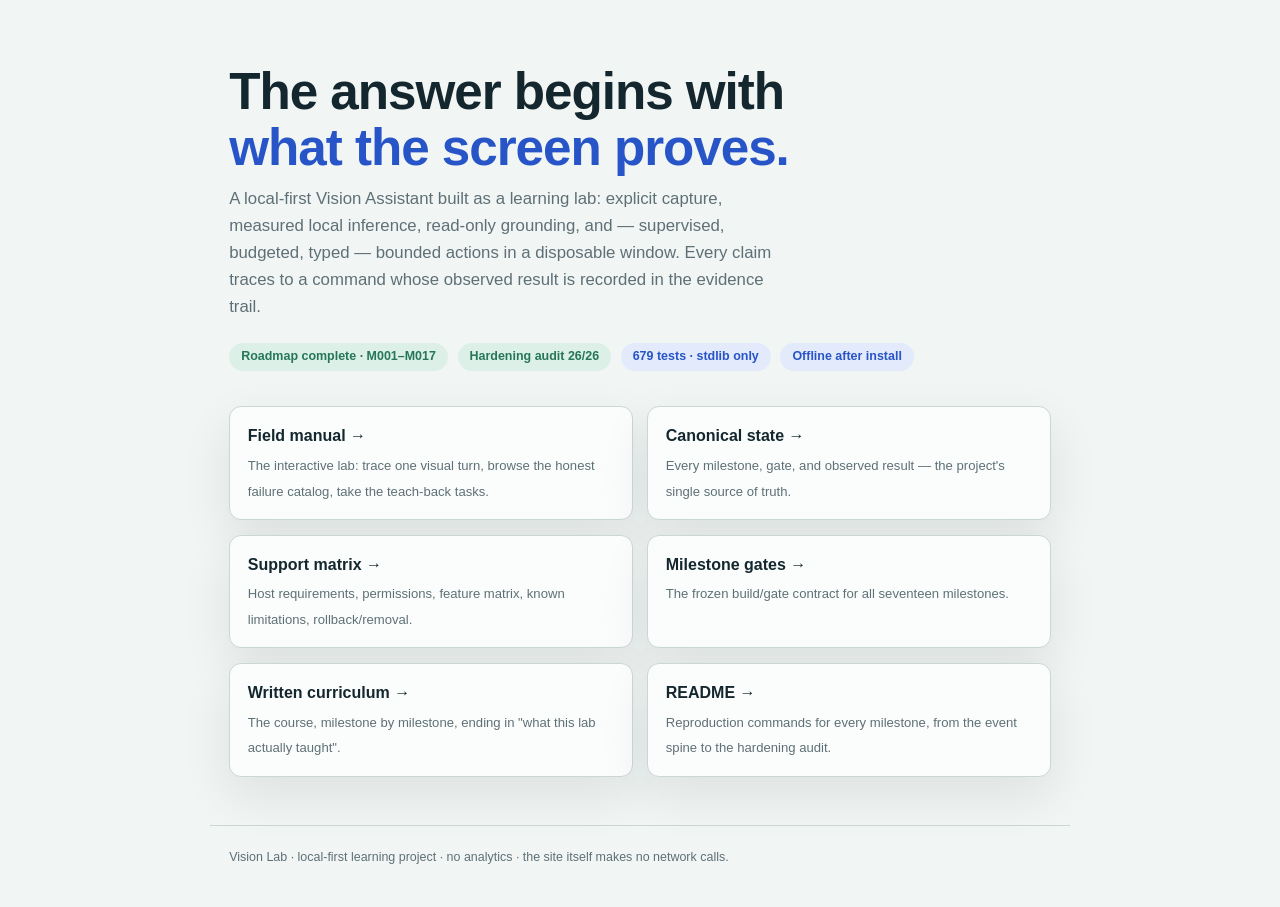
<file: index.html>
<!DOCTYPE html>
<html lang="en">
<head>
  <meta charset="utf-8">
  <meta name="viewport" content="width=device-width, initial-scale=1">
  <title>Vision Assistant — a local-first learning lab</title>
  <style>
    :root { --paper: #f1f5f4; --surface: #fbfdfc; --ink: #14272e; --muted: #5e7076;
      --line: #cbd6d5; --blue: #2754c7; --blue-soft: #e3eafb; --green: #25765a;
      --green-soft: #dcf0e8; --shadow: 0 18px 50px rgba(20, 39, 46, .09); }
    * { box-sizing: border-box; }
    body { margin: 0; color: var(--ink); background: var(--paper);
      font: 16px/1.6 -apple-system, BlinkMacSystemFont, "Segoe UI", sans-serif; }
    main { max-width: 860px; margin: 0 auto; padding: 4rem 1.2rem 3rem; }
    h1 { font-size: clamp(2.2rem, 6vw, 3.2rem); line-height: 1.1; letter-spacing: -.02em; margin: 0 0 .6rem; }
    h1 em { color: var(--blue); font-style: normal; }
    .lede { color: var(--muted); font-size: 1.05rem; max-width: 60ch; margin: 0 0 1.4rem; }
    .strip { display: flex; flex-wrap: wrap; gap: .6rem; margin: 0 0 2.2rem; }
    .chip { background: var(--green-soft); color: var(--green); border-radius: 999px;
      padding: .25rem .75rem; font-size: .78rem; font-weight: 600; }
    .chip.blue { background: var(--blue-soft); color: var(--blue); }
    .grid { display: grid; gap: .9rem; grid-template-columns: repeat(2, 1fr); }
    a.card { display: block; background: var(--surface); border: 1px solid var(--line);
      border-radius: 12px; padding: 1rem 1.1rem; text-decoration: none; color: var(--ink);
      box-shadow: var(--shadow); }
    a.card:hover { border-color: var(--blue); }
    .card strong { display: block; font-size: 1rem; margin-bottom: .2rem; }
    .card span { color: var(--muted); font-size: .82rem; }
    footer { max-width: 860px; margin: 0 auto; padding: 1.4rem 1.2rem 2.4rem;
      color: var(--muted); font-size: .78rem; border-top: 1px solid var(--line); }
    @media (max-width: 620px) { .grid { grid-template-columns: 1fr; } }
  </style>
</head>
<body>
  <main>
    <h1>The answer begins with<br><em>what the screen proves.</em></h1>
    <p class="lede">A local-first Vision Assistant built as a learning lab: explicit capture,
      measured local inference, read-only grounding, and — supervised, budgeted, typed —
      bounded actions in a disposable window. Every claim traces to a command whose
      observed result is recorded in the evidence trail.</p>
    <div class="strip">
      <span class="chip">Roadmap complete · M001–M017</span>
      <span class="chip">Hardening audit 26/26</span>
      <span class="chip blue">679 tests · stdlib only</span>
      <span class="chip blue">Offline after install</span>
    </div>
    <div class="grid">
      <a class="card" href="learning/"><strong>Field manual →</strong><span>The interactive lab:
        trace one visual turn, browse the honest failure catalog, take the teach-back tasks.</span></a>
      <a class="card" href="VISION_STATE.md"><strong>Canonical state →</strong><span>Every
        milestone, gate, and observed result — the project's single source of truth.</span></a>
      <a class="card" href="docs/SUPPORT.md"><strong>Support matrix →</strong><span>Host
        requirements, permissions, feature matrix, known limitations, rollback/removal.</span></a>
      <a class="card" href="docs/MILESTONES.md"><strong>Milestone gates →</strong><span>The
        frozen build/gate contract for all seventeen milestones.</span></a>
      <a class="card" href="learning/CURRICULUM.md"><strong>Written curriculum →</strong><span>The
        course, milestone by milestone, ending in "what this lab actually taught".</span></a>
      <a class="card" href="README.md"><strong>README →</strong><span>Reproduction
        commands for every milestone, from the event spine to the hardening audit.</span></a>
    </div>
  </main>
  <footer>Vision Lab · local-first learning project · no analytics · the site itself makes no network calls.</footer>
</body>
</html>
</file>
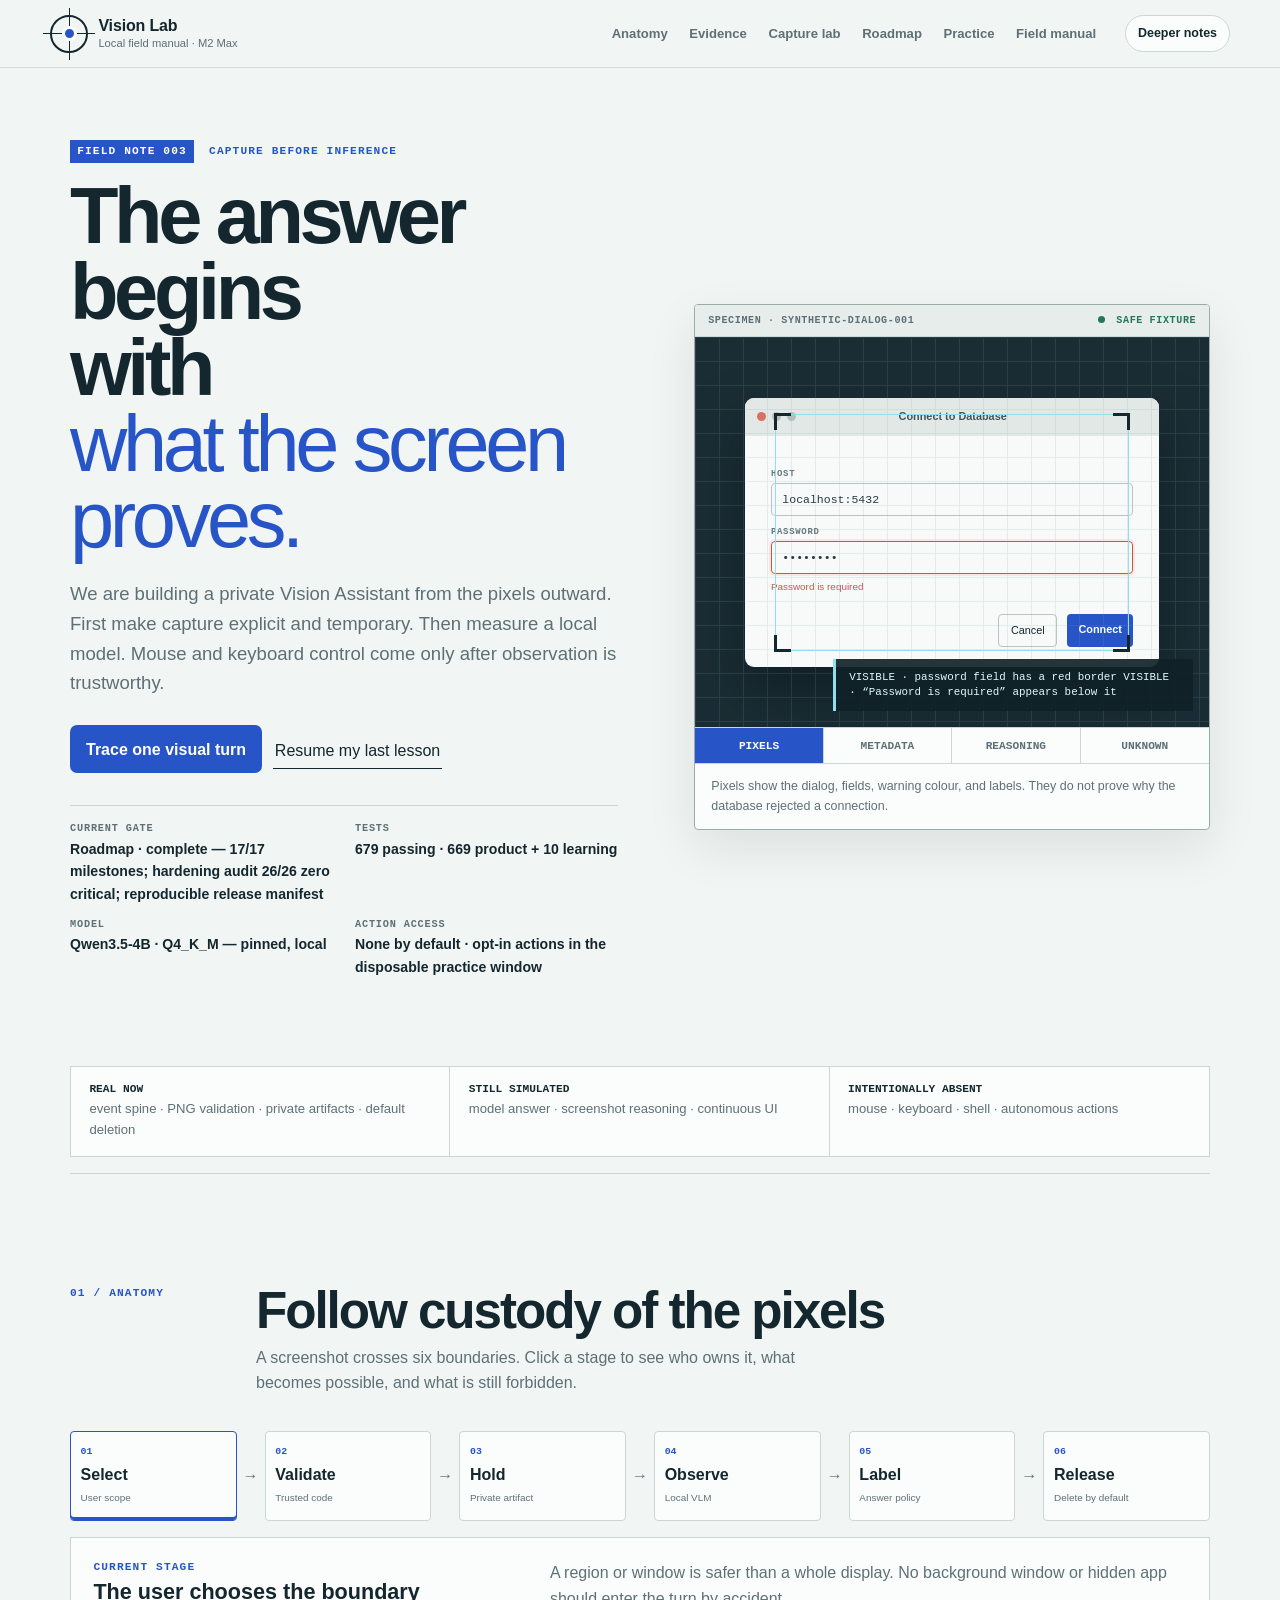
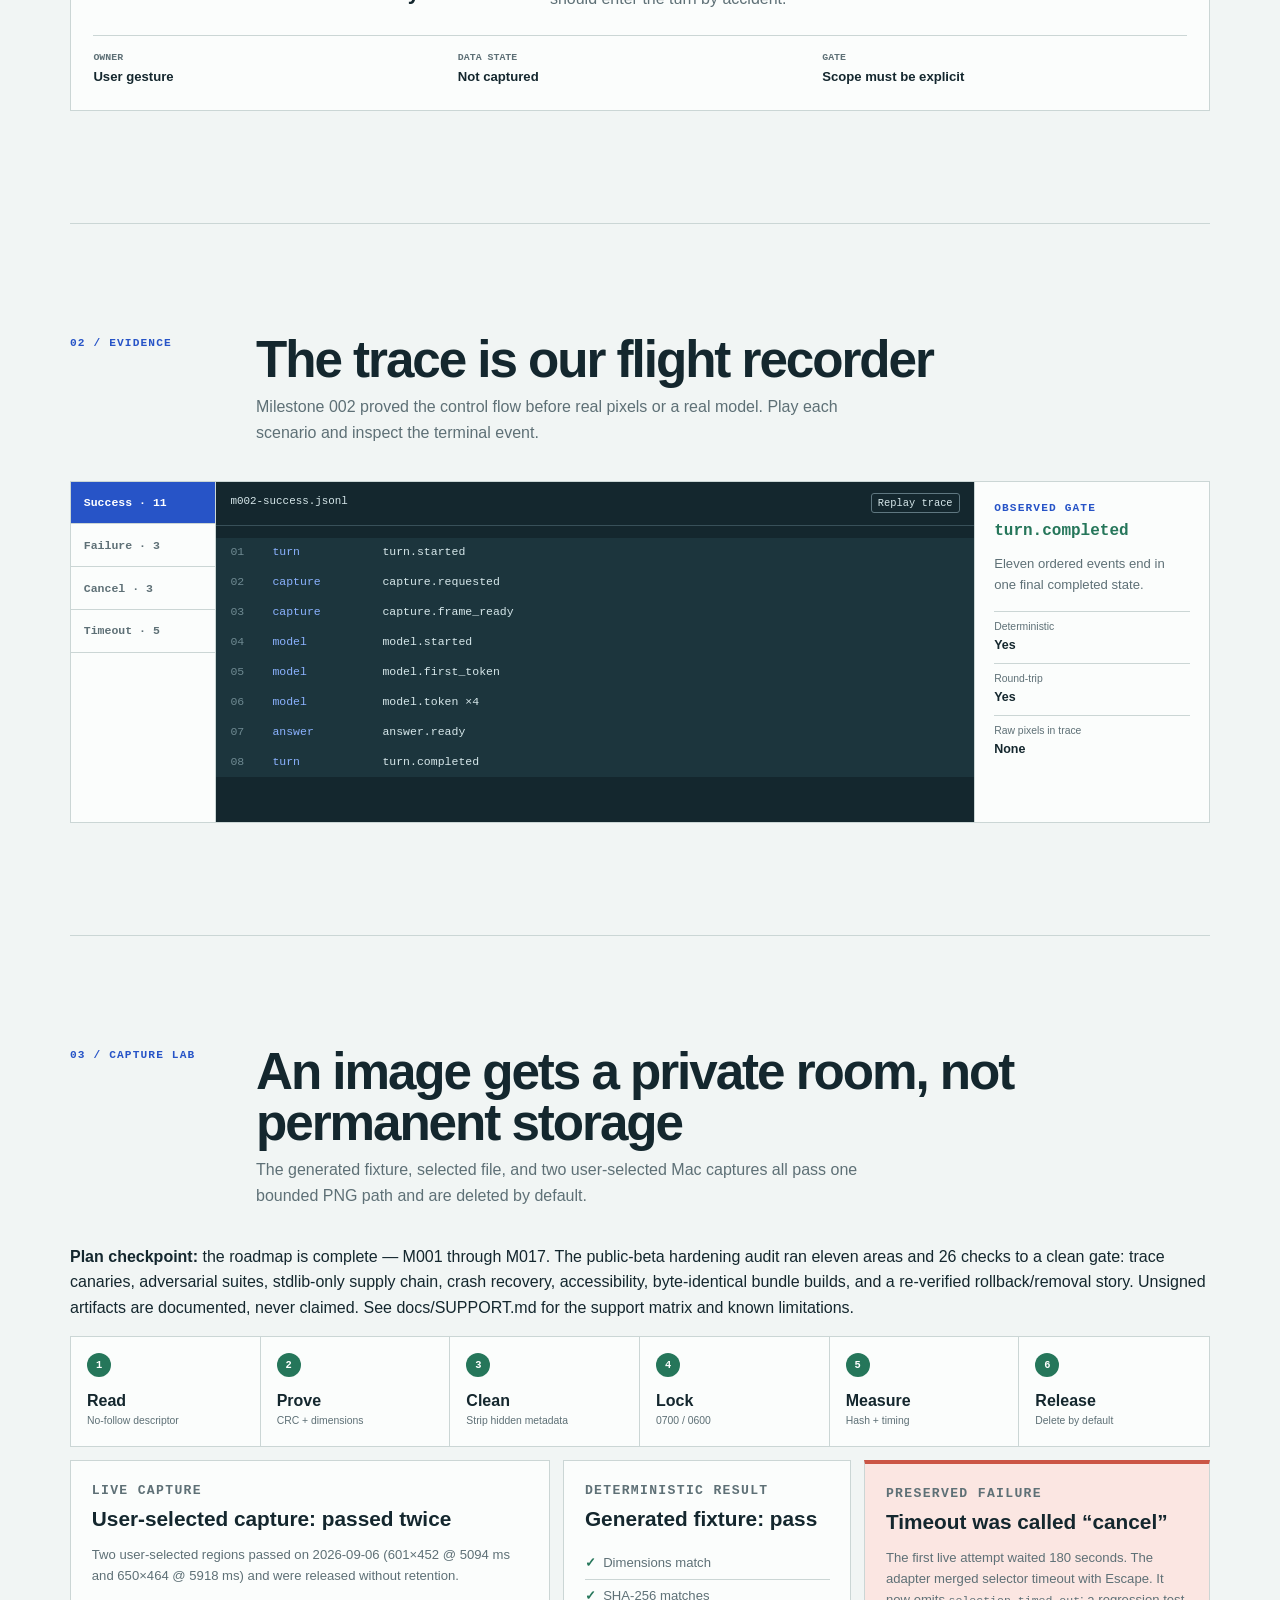
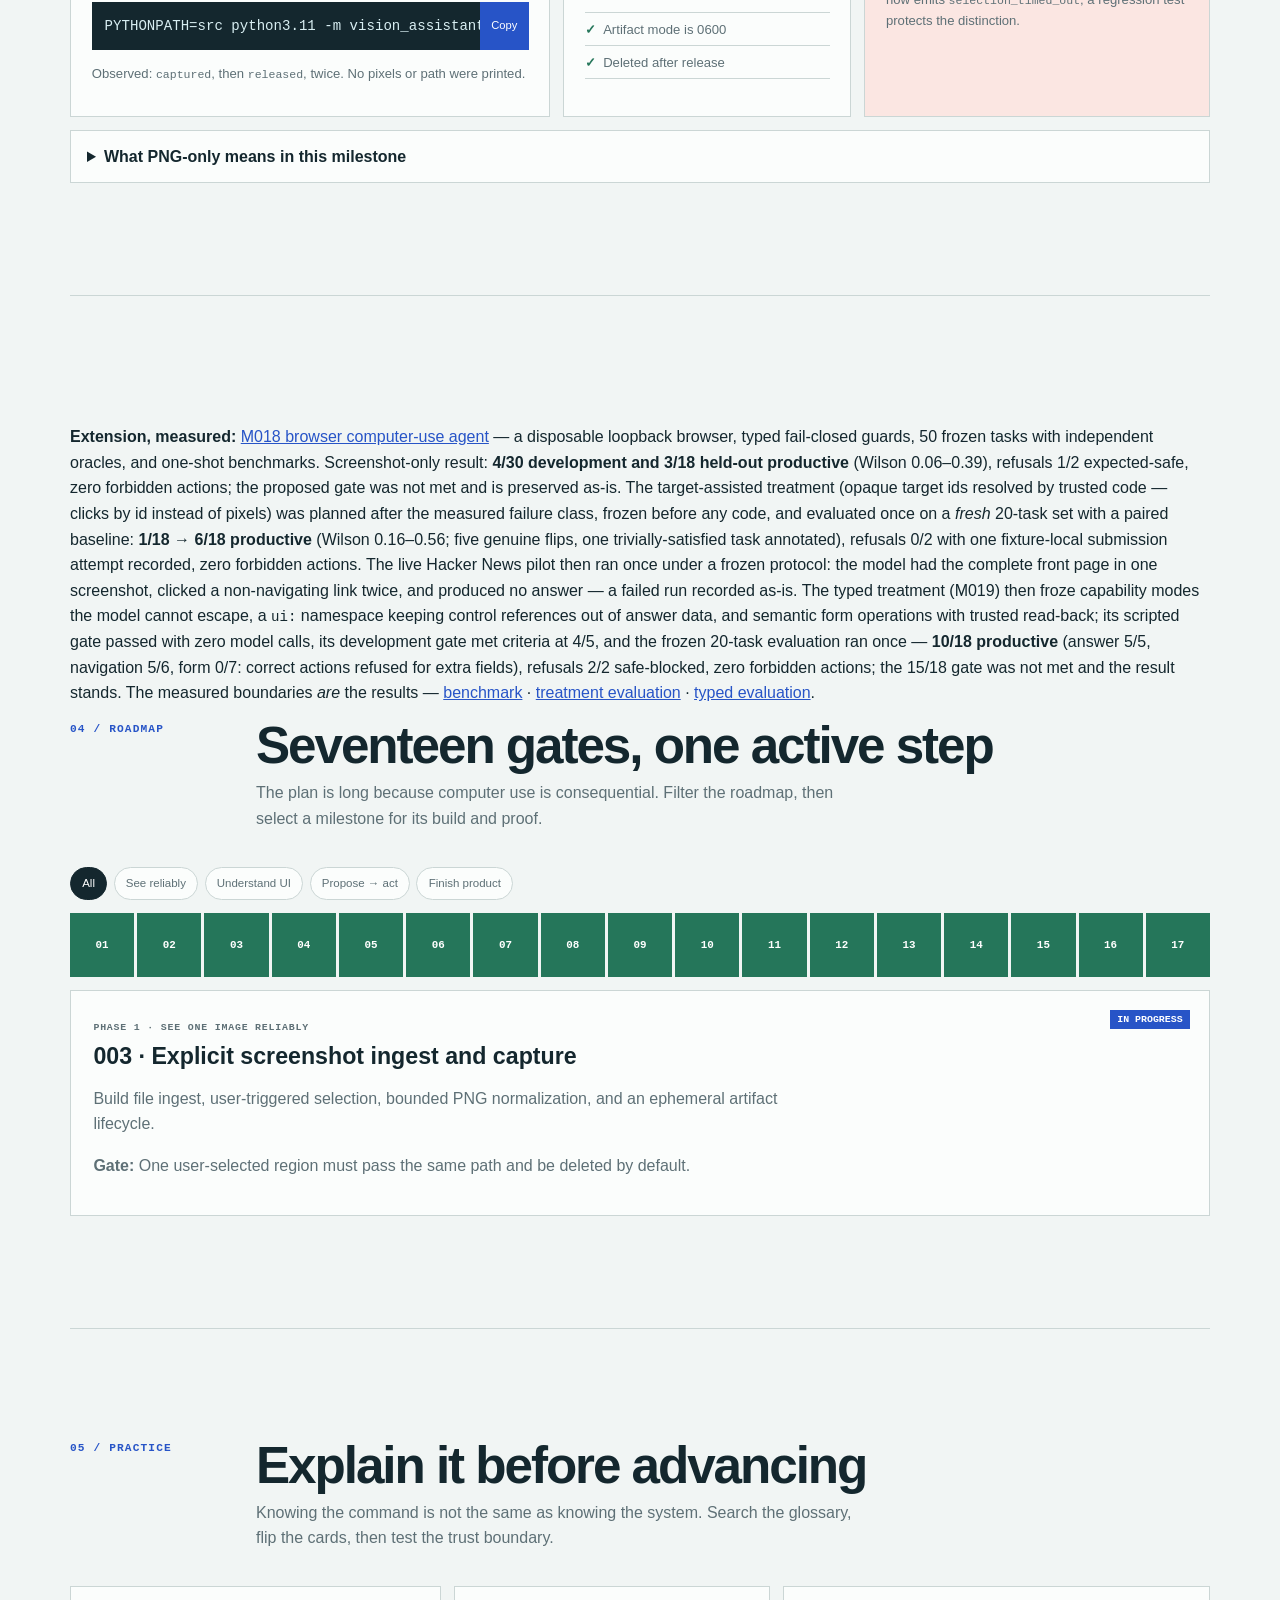
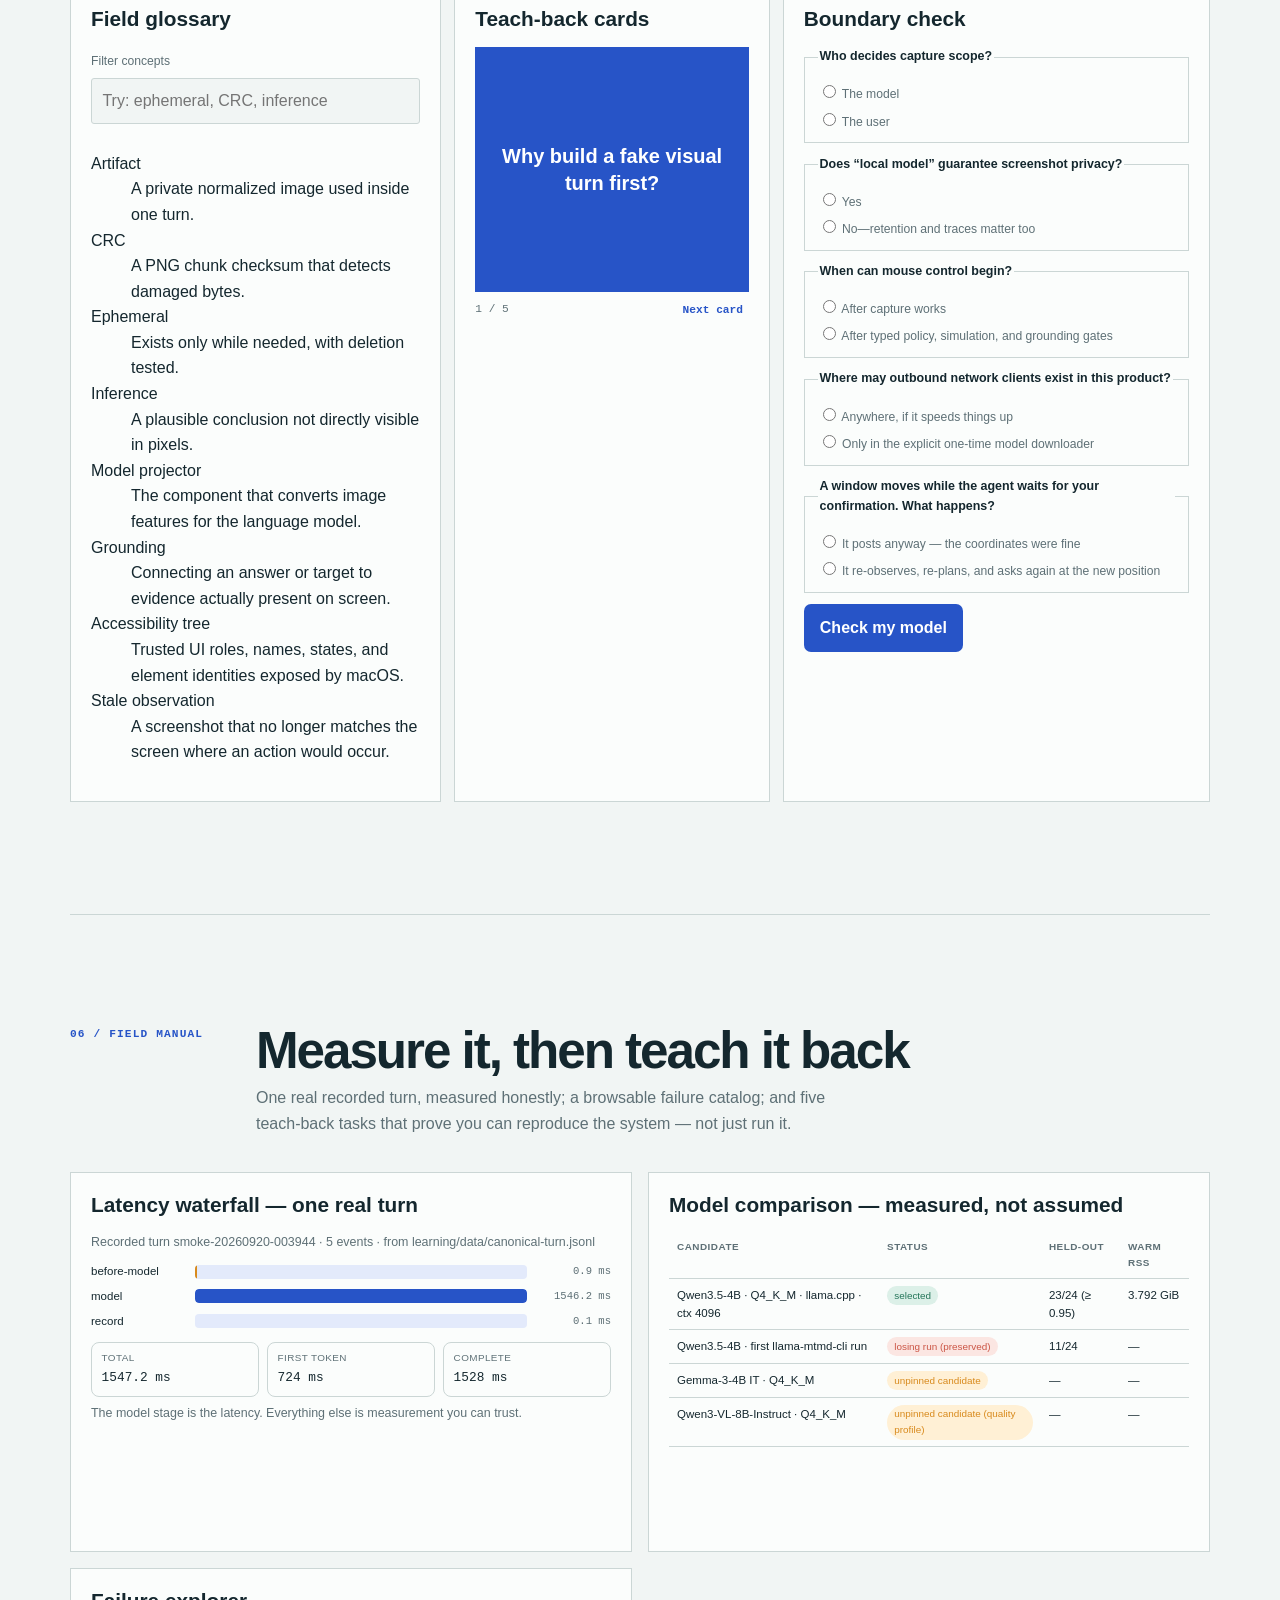
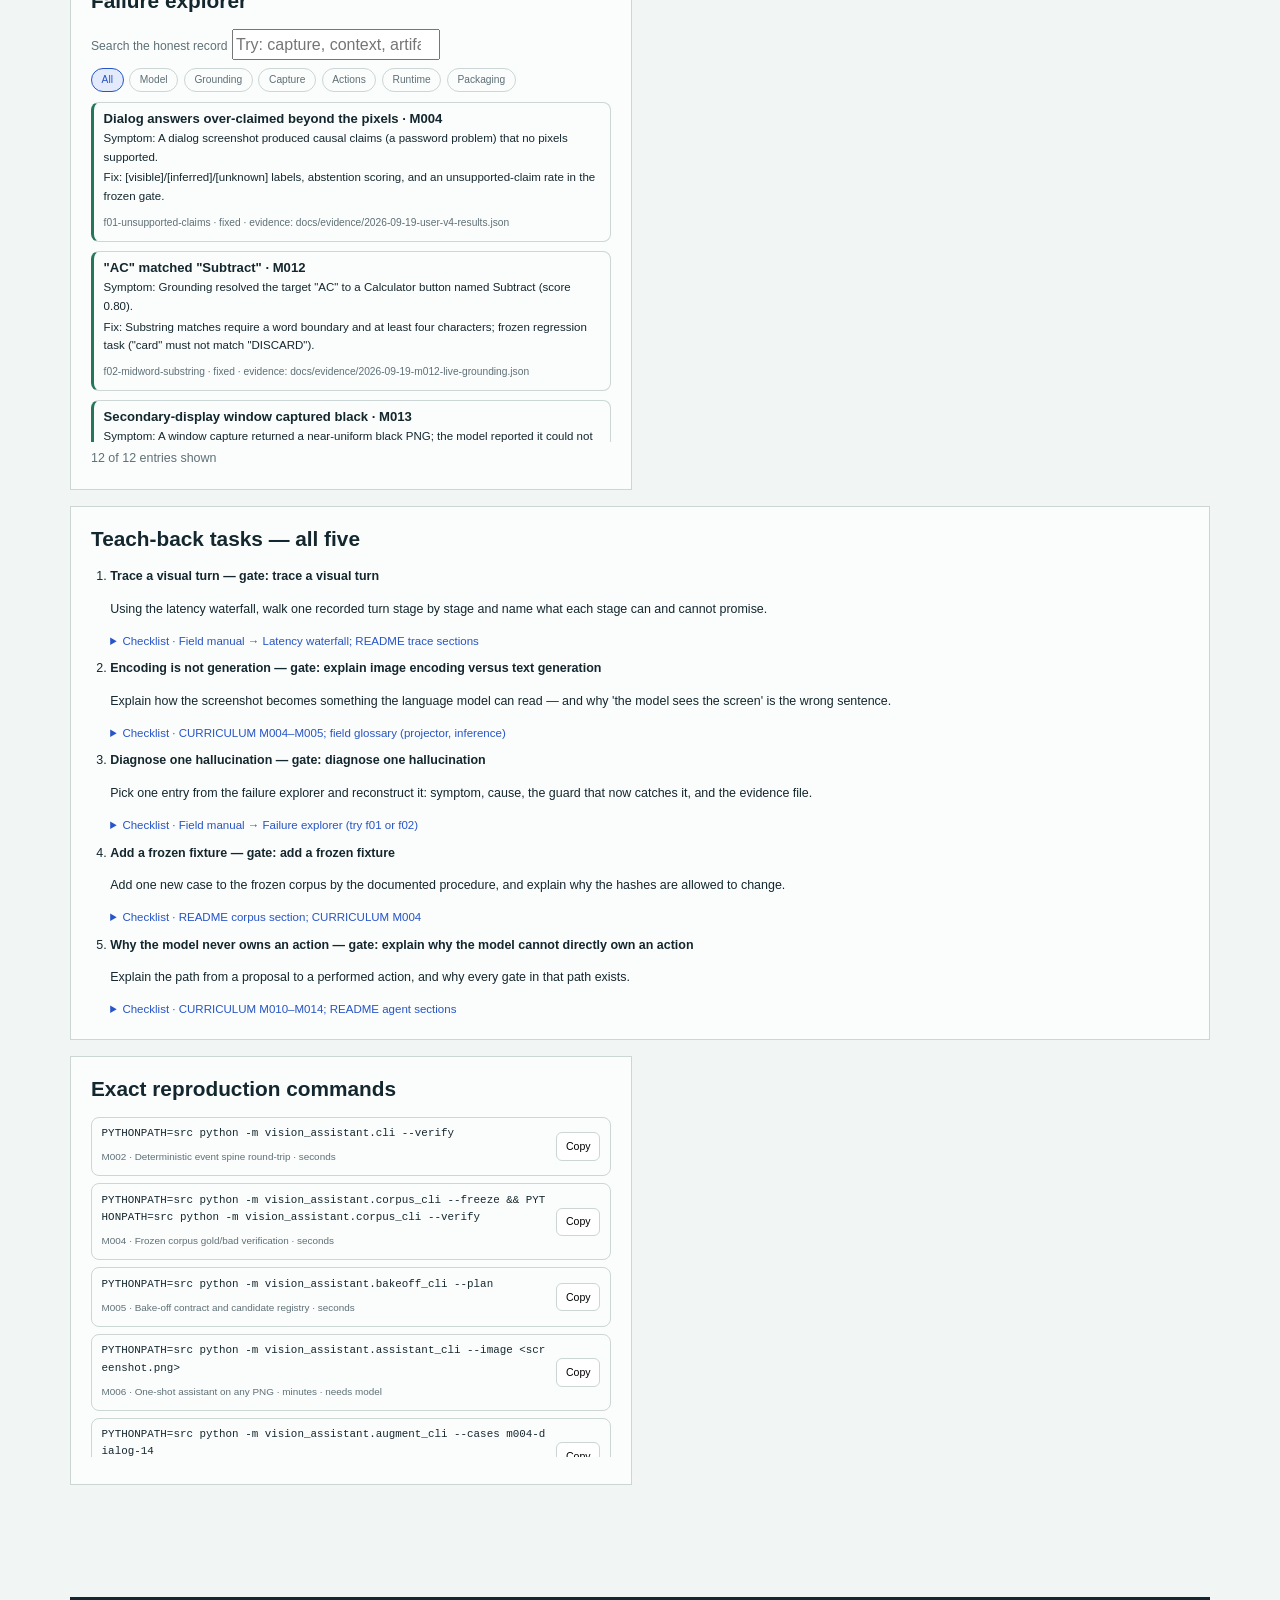
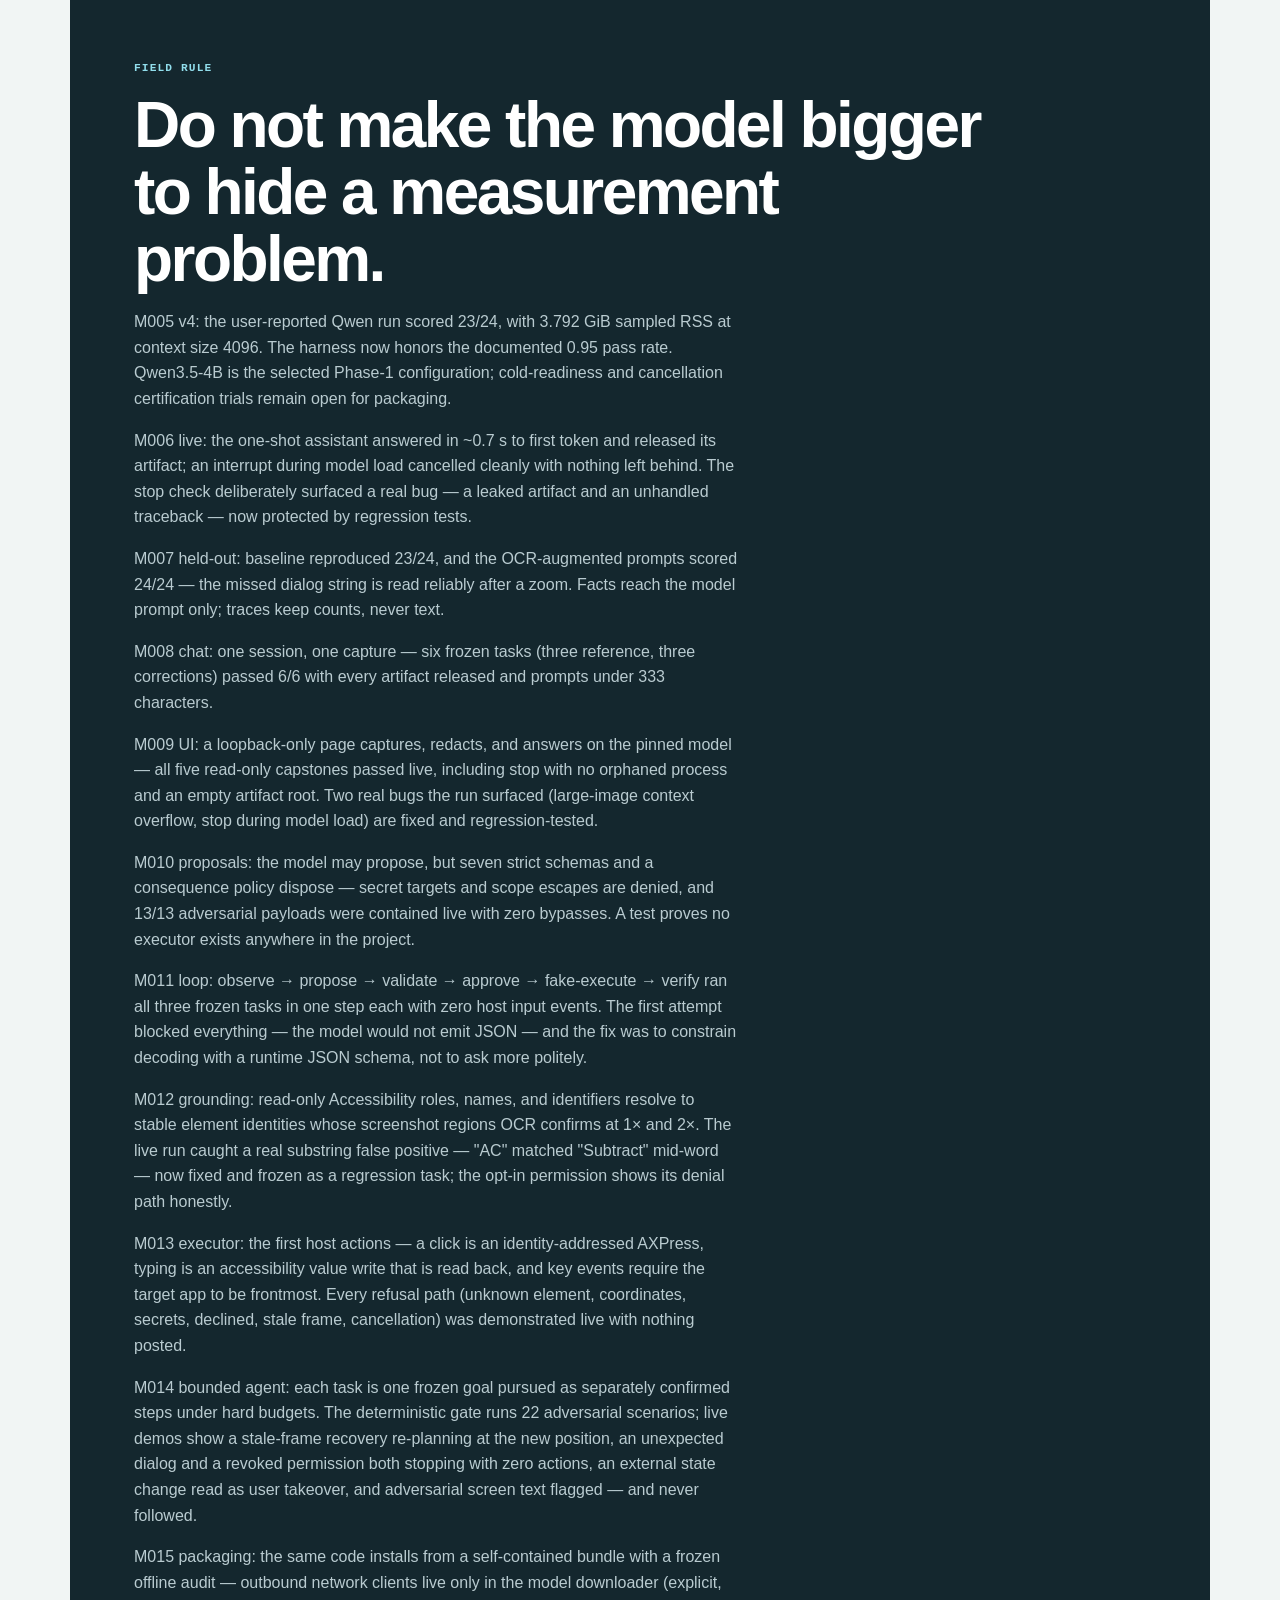
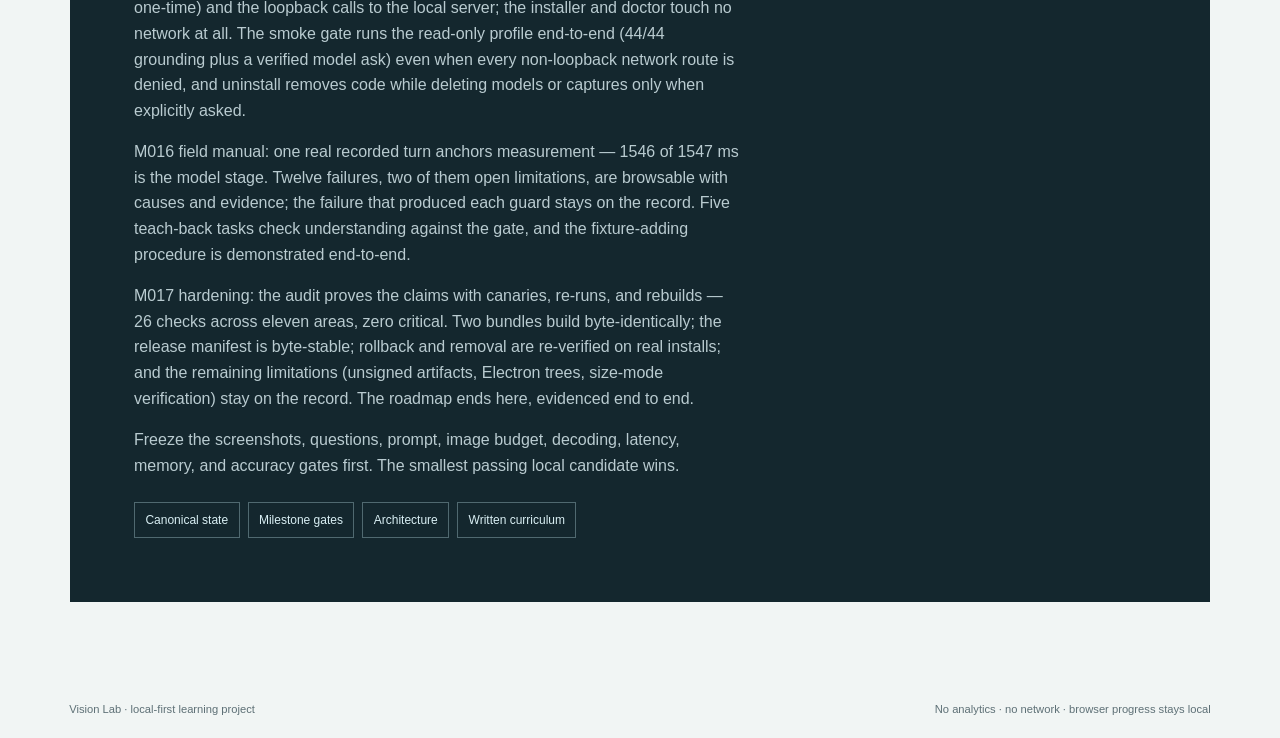
<file: learning/index.html>
<!doctype html>
<html lang="en">
<head>
  <meta charset="utf-8">
  <meta name="viewport" content="width=device-width, initial-scale=1">
  <meta name="description" content="The interactive field manual for building a private, local Vision Assistant one verified milestone at a time.">
  <title>Vision Lab — The Evidence Before the Answer</title>
  <link rel="icon" href="favicon.svg" type="image/svg+xml">
  <link rel="stylesheet" href="styles.css">
</head>
<body>
  <a class="skip-link" href="#main">Skip to the field manual</a>

  <header class="topbar">
    <a class="brand" href="#top" aria-label="Vision Lab field manual home">
      <span class="brand-mark" aria-hidden="true"><i></i></span>
      <span><strong>Vision Lab</strong><small>Local field manual · M2 Max</small></span>
    </a>
    <nav aria-label="Field manual sections">
      <a href="#anatomy">Anatomy</a>
      <a href="#evidence">Evidence</a>
      <a href="#capture">Capture lab</a>
      <a href="#roadmap">Roadmap</a>
      <a href="#practice">Practice</a>
      <a href="#manual">Field manual</a>
    </nav>
    <button class="notes-toggle" id="notesToggle" type="button" aria-pressed="false">Deeper notes</button>
  </header>

  <main id="main">
    <section class="hero" id="top" data-track="top">
      <div class="hero-copy">
        <p class="kicker"><span>Field note 003</span> Capture before inference</p>
        <h1>The answer begins<br>with <em>what the screen proves.</em></h1>
        <p class="hero-lede">We are building a private Vision Assistant from the pixels outward. First make capture explicit and temporary. Then measure a local model. Mouse and keyboard control come only after observation is trustworthy.</p>
        <div class="hero-actions">
          <a class="primary-action" href="#anatomy">Trace one visual turn</a>
          <button class="text-action" id="resumeButton" type="button">Resume my last lesson</button>
        </div>
        <dl class="project-strip" aria-label="Verified project status">
          <div><dt>Current gate</dt><dd>Roadmap · complete — 17/17 milestones; hardening audit 26/26 zero critical; reproducible release manifest</dd></div>
          <div><dt>Tests</dt><dd>679 passing · 669 product + 10 learning</dd></div>
          <div><dt>Model</dt><dd>Qwen3.5-4B · Q4_K_M — pinned, local</dd></div>
          <div><dt>Action access</dt><dd>None by default · opt-in actions in the disposable practice window</dd></div>
        </dl>
      </div>

      <aside class="lens-console" aria-label="Interactive evidence lens">
        <div class="console-bar">
          <span>SPECIMEN · SYNTHETIC-DIALOG-001</span>
          <strong><i></i> SAFE FIXTURE</strong>
        </div>
        <div class="screen-specimen" id="screenSpecimen">
          <div class="mock-window" aria-hidden="true">
            <div class="mock-title"><span></span><span></span><span></span><b>Connect to Database</b></div>
            <div class="mock-body">
              <small>HOST</small><div class="mock-input">localhost:5432</div>
              <small>PASSWORD</small><div class="mock-input warning">••••••••</div>
              <p>Password is required</p>
              <div class="mock-buttons"><i>Cancel</i><b>Connect</b></div>
            </div>
          </div>
          <div class="scan-grid" aria-hidden="true"></div>
          <div class="focus-box" aria-hidden="true"><span></span></div>
          <div class="evidence-overlay" id="evidenceOverlay" aria-live="polite"></div>
        </div>
        <div class="layer-controls" role="group" aria-label="Choose evidence layer">
          <button class="active" type="button" data-layer="pixels">Pixels</button>
          <button type="button" data-layer="metadata">Metadata</button>
          <button type="button" data-layer="reasoning">Reasoning</button>
          <button type="button" data-layer="unknown">Unknown</button>
        </div>
        <p class="console-caption" id="layerCaption">Pixels show the dialog, fields, warning colour, and labels. They do not prove why the database rejected a connection.</p>
      </aside>
    </section>

    <section class="truth-band" aria-label="Current truth boundary">
      <p><strong>Real now</strong> event spine · PNG validation · private artifacts · default deletion</p>
      <p><strong>Still simulated</strong> model answer · screenshot reasoning · continuous UI</p>
      <p><strong>Intentionally absent</strong> mouse · keyboard · shell · autonomous actions</p>
    </section>

    <section class="chapter" id="anatomy" data-track="anatomy">
      <header class="chapter-head">
        <p class="chapter-number">01 / Anatomy</p>
        <div><h2>Follow custody of the pixels</h2><p>A screenshot crosses six boundaries. Click a stage to see who owns it, what becomes possible, and what is still forbidden.</p></div>
      </header>

      <div class="pipeline" role="list" aria-label="Vision Assistant pipeline">
        <button type="button" class="pipeline-stage active" data-stage="select" role="listitem"><span>01</span><b>Select</b><small>User scope</small></button>
        <i aria-hidden="true">→</i>
        <button type="button" class="pipeline-stage" data-stage="validate" role="listitem"><span>02</span><b>Validate</b><small>Trusted code</small></button>
        <i aria-hidden="true">→</i>
        <button type="button" class="pipeline-stage" data-stage="store" role="listitem"><span>03</span><b>Hold</b><small>Private artifact</small></button>
        <i aria-hidden="true">→</i>
        <button type="button" class="pipeline-stage" data-stage="model" role="listitem"><span>04</span><b>Observe</b><small>Local VLM</small></button>
        <i aria-hidden="true">→</i>
        <button type="button" class="pipeline-stage" data-stage="policy" role="listitem"><span>05</span><b>Label</b><small>Answer policy</small></button>
        <i aria-hidden="true">→</i>
        <button type="button" class="pipeline-stage" data-stage="release" role="listitem"><span>06</span><b>Release</b><small>Delete by default</small></button>
      </div>

      <article class="stage-reader" id="stageReader" aria-live="polite">
        <div><p class="micro-label">CURRENT STAGE</p><h3 id="stageTitle">The user chooses the boundary</h3></div>
        <p id="stageBody">A region or window is safer than a whole display. No background window or hidden app should enter the turn by accident.</p>
        <dl><div><dt>Owner</dt><dd id="stageOwner">User gesture</dd></div><div><dt>Data state</dt><dd id="stageData">Not captured</dd></div><div><dt>Gate</dt><dd id="stageGate">Scope must be explicit</dd></div></dl>
      </article>

      <p class="deep-note">The public contracts stay runtime-neutral: <code>CapturePort</code>, <code>VisionModelPort</code>, <code>AnswerPolicy</code>, and <code>TraceSink</code>. A future engine can change without moving the privacy or execution boundary.</p>
    </section>

    <section class="chapter" id="evidence" data-track="evidence">
      <header class="chapter-head">
        <p class="chapter-number">02 / Evidence</p>
        <div><h2>The trace is our flight recorder</h2><p>Milestone 002 proved the control flow before real pixels or a real model. Play each scenario and inspect the terminal event.</p></div>
      </header>

      <div class="trace-lab">
        <div class="scenario-tabs" role="tablist" aria-label="Trace scenarios">
          <button role="tab" aria-selected="true" data-scenario="success">Success · 11</button>
          <button role="tab" aria-selected="false" data-scenario="failure">Failure · 3</button>
          <button role="tab" aria-selected="false" data-scenario="cancel">Cancel · 3</button>
          <button role="tab" aria-selected="false" data-scenario="timeout">Timeout · 5</button>
        </div>
        <div class="trace-screen">
          <div class="trace-head"><span id="traceName">m002-success.jsonl</span><button type="button" id="playTrace">Replay trace</button></div>
          <ol id="traceEvents" aria-live="polite"></ol>
        </div>
        <aside class="trace-verdict">
          <p class="micro-label">OBSERVED GATE</p>
          <strong id="traceTerminal">turn.completed</strong>
          <p id="traceLesson">Eleven ordered events end in one final completed state.</p>
          <dl><div><dt>Deterministic</dt><dd>Yes</dd></div><div><dt>Round-trip</dt><dd>Yes</dd></div><div><dt>Raw pixels in trace</dt><dd>None</dd></div></dl>
        </aside>
      </div>
    </section>

    <section class="chapter" id="capture" data-track="capture">
      <header class="chapter-head">
        <p class="chapter-number">03 / Capture lab</p>
        <div><h2>An image gets a private room, not permanent storage</h2><p>The generated fixture, selected file, and two user-selected Mac captures all pass one bounded PNG path and are deleted by default.</p></div>
      </header>

      <p><strong>Plan checkpoint:</strong> the roadmap is complete — M001
        through M017. The public-beta hardening audit ran eleven areas and 26
        checks to a clean gate: trace canaries, adversarial suites, stdlib-only
        supply chain, crash recovery, accessibility, byte-identical bundle
        builds, and a re-verified rollback/removal story. Unsigned artifacts are
        documented, never claimed. See docs/SUPPORT.md for the support matrix
        and known limitations.</p>

      <div class="custody-line" aria-label="Ephemeral artifact lifecycle">
        <div class="custody-step done"><span>1</span><b>Read</b><small>No-follow descriptor</small></div>
        <div class="custody-step done"><span>2</span><b>Prove</b><small>CRC + dimensions</small></div>
        <div class="custody-step done"><span>3</span><b>Clean</b><small>Strip hidden metadata</small></div>
        <div class="custody-step done"><span>4</span><b>Lock</b><small>0700 / 0600</small></div>
        <div class="custody-step done"><span>5</span><b>Measure</b><small>Hash + timing</small></div>
        <div class="custody-step done"><span>6</span><b>Release</b><small>Delete by default</small></div>
      </div>

      <div class="capture-grid">
        <article class="gate-card">
          <p class="micro-label">LIVE CAPTURE</p>
          <h3>User-selected capture: passed twice</h3>
          <p>Two user-selected regions passed on 2026-09-06 (601×452 @ 5094 ms and 650×464 @ 5918 ms) and were released without retention.</p>
          <div class="command-box"><code id="captureCommand">PYTHONPATH=src python3.11 -m vision_assistant.capture_cli --interactive</code><button type="button" id="copyCommand">Copy</button></div>
          <p class="command-status" id="copyStatus" aria-live="polite">Observed: <code>captured</code>, then <code>released</code>, twice. No pixels or path were printed.</p>
        </article>
        <article class="gate-card">
          <p class="micro-label">DETERMINISTIC RESULT</p>
          <h3>Generated fixture: pass</h3>
          <ul class="check-list"><li>Dimensions match</li><li>SHA-256 matches</li><li>Artifact mode is 0600</li><li>Deleted after release</li></ul>
        </article>
        <article class="gate-card failure-card">
          <p class="micro-label">PRESERVED FAILURE</p>
          <h3>Timeout was called “cancel”</h3>
          <p>The first live attempt waited 180 seconds. The adapter merged selector timeout with Escape. It now emits <code>selection_timed_out</code>; a regression test protects the distinction.</p>
        </article>
      </div>

      <details class="technical-drawer"><summary>What PNG-only means in this milestone</summary><p>Trusted code validates chunk lengths and CRCs, declared dimensions, colour and bit depth, bounded decompression, row filters, and final IEND. It rejects animation, interlacing, unknown critical chunks, oversized input, symlinks, and non-PNG data. JPEG/HEIC conversion and pixel resizing are not silently delegated to a global package.</p></details>
    </section>

    <section class="chapter" id="roadmap" data-track="roadmap">
      <p><strong>Extension, measured:</strong> <a href="../docs/COMPUTER_USE_AGENT_PLAN.md">M018 browser computer-use agent</a> — a disposable loopback browser, typed fail-closed guards, 50 frozen tasks with independent oracles, and one-shot benchmarks. Screenshot-only result: <strong>4/30 development and 3/18 held-out productive</strong> (Wilson 0.06–0.39), refusals 1/2 expected-safe, zero forbidden actions; the proposed gate was not met and is preserved as-is. The target-assisted treatment (opaque target ids resolved by trusted code — clicks by id instead of pixels) was planned after the measured failure class, frozen before any code, and evaluated once on a <em>fresh</em> 20-task set with a paired baseline: <strong>1/18 → 6/18 productive</strong> (Wilson 0.16–0.56; five genuine flips, one trivially-satisfied task annotated), refusals 0/2 with one fixture-local submission attempt recorded, zero forbidden actions. The live Hacker News pilot then ran once under a frozen protocol: the model had the complete front page in one screenshot, clicked a non-navigating link twice, and produced no answer — a failed run recorded as-is. The typed treatment (M019) then froze capability modes the model cannot escape, a <code>ui:</code> namespace keeping control references out of answer data, and semantic form operations with trusted read-back; its scripted gate passed with zero model calls, its development gate met criteria at 4/5, and the frozen 20-task evaluation ran once — <strong>10/18 productive</strong> (answer 5/5, navigation 5/6, form 0/7: correct actions refused for extra fields), refusals 2/2 safe-blocked, zero forbidden actions; the 15/18 gate was not met and the result stands. The measured boundaries <em>are</em> the results — <a href="../docs/evidence/2026-09-20-m018d-benchmark.md">benchmark</a> · <a href="../docs/evidence/2026-09-20-m018t-eval.md">treatment evaluation</a> · <a href="../docs/evidence/2026-09-20-m019d-eval.md">typed evaluation</a>.</p>
      <header class="chapter-head">
        <p class="chapter-number">04 / Roadmap</p>
        <div><h2>Seventeen gates, one active step</h2><p>The plan is long because computer use is consequential. Filter the roadmap, then select a milestone for its build and proof.</p></div>
      </header>
      <div class="phase-filter" role="group" aria-label="Filter roadmap by phase">
        <button type="button" class="active" data-phase="all">All</button>
        <button type="button" data-phase="1">See reliably</button>
        <button type="button" data-phase="2">Understand UI</button>
        <button type="button" data-phase="3">Propose → act</button>
        <button type="button" data-phase="4">Finish product</button>
      </div>
      <div class="milestone-map" id="milestoneMap"></div>
      <article class="milestone-reader" id="milestoneReader" aria-live="polite">
        <span id="milestoneStatus">IN PROGRESS</span><p id="milestonePhase">PHASE 1 · SEE ONE IMAGE RELIABLY</p>
        <h3 id="milestoneTitle">003 · Explicit screenshot ingest and capture</h3>
        <p id="milestoneBuild">Build file ingest, user-triggered selection, bounded PNG normalization, and an ephemeral artifact lifecycle.</p>
        <p><strong>Gate:</strong> <span id="milestoneGate">One user-selected region must pass the same path and be deleted by default.</span></p>
      </article>
    </section>

    <section class="chapter" id="practice" data-track="practice">
      <header class="chapter-head">
        <p class="chapter-number">05 / Practice</p>
        <div><h2>Explain it before advancing</h2><p>Knowing the command is not the same as knowing the system. Search the glossary, flip the cards, then test the trust boundary.</p></div>
      </header>

      <div class="practice-grid">
        <article class="practice-tool glossary-tool">
          <h3>Field glossary</h3>
          <label for="glossarySearch">Filter concepts</label>
          <input id="glossarySearch" type="search" placeholder="Try: ephemeral, CRC, inference">
          <dl id="glossary">
            <div><dt>Artifact</dt><dd>A private normalized image used inside one turn.</dd></div>
            <div><dt>CRC</dt><dd>A PNG chunk checksum that detects damaged bytes.</dd></div>
            <div><dt>Ephemeral</dt><dd>Exists only while needed, with deletion tested.</dd></div>
            <div><dt>Inference</dt><dd>A plausible conclusion not directly visible in pixels.</dd></div>
            <div><dt>Model projector</dt><dd>The component that converts image features for the language model.</dd></div>
            <div><dt>Grounding</dt><dd>Connecting an answer or target to evidence actually present on screen.</dd></div>
            <div><dt>Accessibility tree</dt><dd>Trusted UI roles, names, states, and element identities exposed by macOS.</dd></div>
            <div><dt>Stale observation</dt><dd>A screenshot that no longer matches the screen where an action would occur.</dd></div>
          </dl>
        </article>

        <article class="practice-tool flash-tool">
          <h3>Teach-back cards</h3>
          <button class="flashcard" id="flashcard" type="button" aria-label="Flip learning card">
            <span class="flash-front" id="flashFront"></span><span class="flash-back" id="flashBack"></span>
          </button>
          <div class="card-controls"><span id="cardCount">1 / 5</span><button type="button" id="nextCard">Next card</button></div>
        </article>

        <form class="practice-tool quiz-tool" id="quiz">
          <h3>Boundary check</h3>
          <fieldset><legend>Who decides capture scope?</legend><label><input type="radio" name="q1" value="model"> The model</label><label><input type="radio" name="q1" value="user"> The user</label></fieldset>
          <fieldset><legend>Does “local model” guarantee screenshot privacy?</legend><label><input type="radio" name="q2" value="yes"> Yes</label><label><input type="radio" name="q2" value="no"> No—retention and traces matter too</label></fieldset>
          <fieldset><legend>When can mouse control begin?</legend><label><input type="radio" name="q3" value="now"> After capture works</label><label><input type="radio" name="q3" value="m013"> After typed policy, simulation, and grounding gates</label></fieldset>
          <fieldset><legend>Where may outbound network clients exist in this product?</legend><label><input type="radio" name="q4" value="anywhere"> Anywhere, if it speeds things up</label><label><input type="radio" name="q4" value="downloader"> Only in the explicit one-time model downloader</label></fieldset>
          <fieldset><legend>A window moves while the agent waits for your confirmation. What happens?</legend><label><input type="radio" name="q5" value="post"> It posts anyway — the coordinates were fine</label><label><input type="radio" name="q5" value="recover"> It re-observes, re-plans, and asks again at the new position</label></fieldset>
          <button class="primary-action" type="submit">Check my model</button>
          <output id="quizResult" aria-live="polite"></output>
        </form>
      </div>
    </section>

    <section class="chapter" id="manual" data-track="manual">
      <header class="chapter-head">
        <p class="chapter-number">06 / Field manual</p>
        <div><h2>Measure it, then teach it back</h2><p>One real recorded turn, measured honestly; a browsable failure catalog; and five teach-back tasks that prove you can reproduce the system — not just run it.</p></div>
      </header>

      <div class="manual-grid">
        <article class="practice-tool waterfall-tool">
          <h3>Latency waterfall — one real turn</h3>
          <p class="manual-note" id="waterfallSource"></p>
          <div id="waterfall" class="waterfall" aria-label="Latency waterfall of one recorded turn"></div>
          <dl class="waterfall-stats" id="waterfallStats"></dl>
          <p class="manual-note">The model stage is the latency. Everything else is measurement you can trust.</p>
        </article>

        <article class="practice-tool compare-tool">
          <h3>Model comparison — measured, not assumed</h3>
          <table class="compare-table">
            <thead><tr><th>Candidate</th><th>Status</th><th>Held-out</th><th>Warm RSS</th></tr></thead>
            <tbody id="compareBody"></tbody>
          </table>
        </article>

        <article class="practice-tool failures-tool">
          <h3>Failure explorer</h3>
          <label for="failureSearch">Search the honest record</label>
          <input id="failureSearch" type="search" placeholder="Try: capture, context, artifact">
          <div class="component-chips" id="failureComponents" role="group" aria-label="Filter failures by component"></div>
          <ul id="failureList" class="failure-list"></ul>
          <p class="manual-note" id="failureCount" aria-live="polite"></p>
        </article>

        <article class="practice-tool teachback-tool">
          <h3>Teach-back tasks — all five</h3>
          <ol id="teachBackList" class="teachback-list"></ol>
        </article>

        <article class="practice-tool commands-tool">
          <h3>Exact reproduction commands</h3>
          <ul id="commandList" class="command-list"></ul>
          <p class="manual-note" id="commandStatus" aria-live="polite"></p>
        </article>
      </div>
    </section>

    <section class="closing-note" data-track="closing">
      <p class="chapter-number">Field rule</p>
      <blockquote>Do not make the model bigger to hide a measurement problem.</blockquote>
      <p>M005 v4: the user-reported Qwen run scored 23/24, with 3.792 GiB sampled RSS
        at context size 4096. The harness now honors the documented 0.95 pass rate.
        Qwen3.5-4B is the selected Phase-1 configuration; cold-readiness and
        cancellation certification trials remain open for packaging.</p>
      <p>M006 live: the one-shot assistant answered in ~0.7 s to first token and
        released its artifact; an interrupt during model load cancelled cleanly with
        nothing left behind. The stop check deliberately surfaced a real bug — a
        leaked artifact and an unhandled traceback — now protected by regression
        tests.</p>
      <p>M007 held-out: baseline reproduced 23/24, and the OCR-augmented prompts
        scored 24/24 — the missed dialog string is read reliably after a zoom. Facts
        reach the model prompt only; traces keep counts, never text.</p>
      <p>M008 chat: one session, one capture — six frozen tasks (three reference,
        three corrections) passed 6/6 with every artifact released and prompts
        under 333 characters.</p>
      <p>M009 UI: a loopback-only page captures, redacts, and answers on the pinned
        model — all five read-only capstones passed live, including stop with no
        orphaned process and an empty artifact root. Two real bugs the run surfaced
        (large-image context overflow, stop during model load) are fixed and
        regression-tested.</p>
      <p>M010 proposals: the model may propose, but seven strict schemas and a
        consequence policy dispose — secret targets and scope escapes are denied, and
        13/13 adversarial payloads were contained live with zero bypasses. A test
        proves no executor exists anywhere in the project.</p>
      <p>M011 loop: observe → propose → validate → approve → fake-execute → verify
        ran all three frozen tasks in one step each with zero host input events. The
        first attempt blocked everything — the model would not emit JSON — and the
        fix was to constrain decoding with a runtime JSON schema, not to ask more
        politely.</p>
      <p>M012 grounding: read-only Accessibility roles, names, and identifiers
        resolve to stable element identities whose screenshot regions OCR confirms
        at 1× and 2×. The live run caught a real substring false positive —
        "AC" matched "Subtract" mid-word — now fixed and frozen as a regression
        task; the opt-in permission shows its denial path honestly.</p>
      <p>M013 executor: the first host actions — a click is an identity-addressed
        AXPress, typing is an accessibility value write that is read back, and key
        events require the target app to be frontmost. Every refusal path (unknown
        element, coordinates, secrets, declined, stale frame, cancellation) was
        demonstrated live with nothing posted.</p>
      <p>M014 bounded agent: each task is one frozen goal pursued as separately
        confirmed steps under hard budgets. The deterministic gate runs 22
        adversarial scenarios; live demos show a stale-frame recovery
        re-planning at the new position, an unexpected dialog and a revoked
        permission both stopping with zero actions, an external state change
        read as user takeover, and adversarial screen text flagged — and never
        followed.</p>
      <p>M015 packaging: the same code installs from a self-contained bundle
        with a frozen offline audit — outbound network clients live only in the
        model downloader (explicit, one-time) and the loopback calls to the
        local server; the installer and doctor touch no network at all. The
        smoke gate runs the read-only profile end-to-end (44/44 grounding plus
        a verified model ask) even when every non-loopback network route is
        denied, and uninstall removes code while deleting models or captures
        only when explicitly asked.</p>
      <p>M016 field manual: one real recorded turn anchors measurement —
        1546 of 1547 ms is the model stage. Twelve failures, two of them
        open limitations, are browsable with causes and evidence; the
        failure that produced each guard stays on the record. Five
        teach-back tasks check understanding against the gate, and the
        fixture-adding procedure is demonstrated end-to-end.</p>
      <p>M017 hardening: the audit proves the claims with canaries, re-runs,
        and rebuilds — 26 checks across eleven areas, zero critical. Two
        bundles build byte-identically; the release manifest is byte-stable;
        rollback and removal are re-verified on real installs; and the
        remaining limitations (unsigned artifacts, Electron trees, size-mode
        verification) stay on the record. The roadmap ends here, evidenced
        end to end.</p>
      <p>Freeze the screenshots, questions, prompt, image budget, decoding, latency, memory, and accuracy gates first. The smallest passing local candidate wins.</p>
      <div class="source-links"><a href="../VISION_STATE.md">Canonical state</a><a href="../docs/MILESTONES.md">Milestone gates</a><a href="../docs/ARCHITECTURE.md">Architecture</a><a href="CURRICULUM.md">Written curriculum</a></div>
    </section>
  </main>

  <footer><span>Vision Lab · local-first learning project</span><span>No analytics · no network · browser progress stays local</span></footer>
  <script src="eval_data.js"></script>
  <script src="app.js"></script>
</body>
</html>
</file>
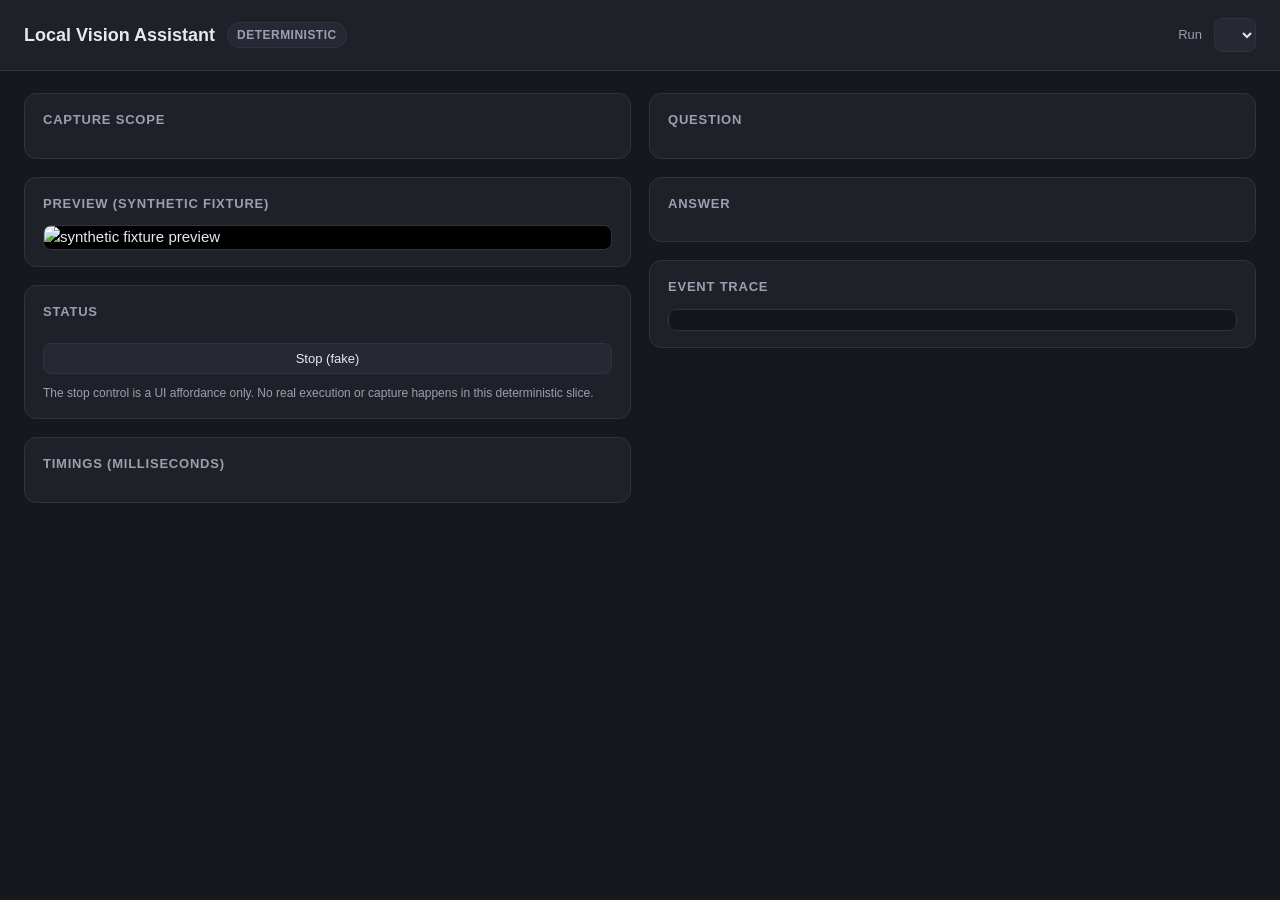
<file: src/vision_assistant/ui_template.html>
<!doctype html>
<html lang="en">
<head>
  <meta charset="utf-8" />
  <meta name="viewport" content="width=device-width, initial-scale=1" />
  <title>Local Vision Assistant — Milestone 002 lab</title>
  <style>
    :root {
      --bg: #17181d;
      --panel: #1f2129;
      --panel-2: #262933;
      --text: #e6e8ee;
      --muted: #9aa0b0;
      --accent: #4b8bf5;
      --ok: #3fb27f;
      --warn: #d9a441;
      --err: #d9665f;
      --line: #2f333f;
    }
    * { box-sizing: border-box; }
    body {
      margin: 0;
      background: var(--bg);
      color: var(--text);
      font: 15px/1.5 -apple-system, BlinkMacSystemFont, "Segoe UI", Roboto, Helvetica, Arial, sans-serif;
    }
    header {
      display: flex; align-items: center; gap: 12px;
      padding: 18px 24px; border-bottom: 1px solid var(--line);
      background: var(--panel);
    }
    h1 { font-size: 18px; margin: 0; font-weight: 650; }
    .badge {
      font-size: 12px; font-weight: 600; letter-spacing: .04em; text-transform: uppercase;
      padding: 3px 9px; border-radius: 999px; border: 1px solid var(--line);
      background: var(--panel-2); color: var(--muted);
    }
    .badge.deterministic { color: var(--ok); border-color: var(--ok); }
    .badge.real { color: var(--accent); border-color: var(--accent); }
    .controls {
      margin-left: auto; display: flex; align-items: center; gap: 12px;
    }
    select {
      background: var(--panel-2); color: var(--text); border: 1px solid var(--line);
      border-radius: 8px; padding: 7px 10px; font-size: 14px;
    }
    main {
      display: grid; grid-template-columns: 1fr 1fr; gap: 18px;
      padding: 22px 24px; max-width: 1280px; margin: 0 auto;
    }
    .card {
      background: var(--panel); border: 1px solid var(--line); border-radius: 12px;
      padding: 16px 18px;
    }
    .card h2 { font-size: 13px; text-transform: uppercase; letter-spacing: .06em; color: var(--muted); margin: 0 0 12px; }
    .row { display: flex; gap: 24px; }
    .col { flex: 1; min-width: 0; }
    .stack { display: flex; flex-direction: column; gap: 18px; }
    .scope-item { margin: 4px 0; }
    .scope-item b { color: var(--text); font-weight: 600; }
    .scope-item span { color: var(--muted); }
    img.preview {
      width: 100%; border-radius: 8px; border: 1px solid var(--line);
      background: #000; image-rendering: pixelated; display: block;
    }
    .meta { font-size: 13px; color: var(--muted); }
    .question { font-size: 16px; color: var(--text); }
    .status-chip {
      display: inline-flex; align-items: center; gap: 8px; font-weight: 600;
      padding: 6px 12px; border-radius: 999px; border: 1px solid var(--line);
      background: var(--panel-2);
    }
    .status-chip .dot { width: 9px; height: 9px; border-radius: 50%; background: var(--muted); }
    .status-chip.done .dot { background: var(--ok); }
    .status-chip.cancelled .dot { background: var(--warn); }
    .status-chip.timed_out .dot { background: var(--warn); }
    .status-chip.failed .dot { background: var(--err); }
    .answer h3 { margin: 14px 0 6px; font-size: 14px; }
    .answer ul { margin: 0; padding-left: 18px; }
    .answer li { margin: 3px 0; }
    .tag {
      display: inline-block; font-size: 11px; font-weight: 700; text-transform: uppercase;
      letter-spacing: .04em; border-radius: 4px; padding: 1px 6px; margin-right: 6px; vertical-align: 1px;
    }
    .tag.visible { background: rgba(63,178,127,.16); color: var(--ok); }
    .tag.inferred { background: rgba(217,164,65,.16); color: var(--warn); }
    .tag.unknown { background: rgba(154,160,176,.16); color: var(--muted); }
    .waterfall { margin-top: 8px; }
    .bar-row { display: grid; grid-template-columns: 120px 1fr 90px; align-items: center; gap: 10px; margin: 7px 0; }
    .bar-row .label { color: var(--muted); font-size: 13px; }
    .bar-row .time { color: var(--text); font-size: 13px; text-align: right; }
    .bar { height: 10px; border-radius: 5px; background: var(--panel-2); overflow: hidden; }
    .bar > span { display: block; height: 100%; background: var(--accent); border-radius: 5px; }
    .events {
      font: 12px/1.6 ui-monospace, SFMono-Regular, Menlo, monospace;
      max-height: 300px; overflow: auto; padding: 10px; background: #14161c;
      border: 1px solid var(--line); border-radius: 8px; white-space: pre; color: var(--muted);
    }
    .events .ev { white-space: pre-wrap; }
    .stop {
      margin-top: 10px; background: var(--panel-2); border: 1px solid var(--line); color: var(--text);
      border-radius: 8px; padding: 7px 14px; font-size: 13px; cursor: pointer; width: 100%;
    }
    .stop:disabled { opacity: .5; cursor: not-allowed; }
    .footnote { color: var(--muted); font-size: 12px; margin-top: 10px; }
  </style>
</head>
<body>
  <header>
    <h1>Local Vision Assistant</h1>
    <span id="kind-badge" class="badge">deterministic</span>
    <div class="controls">
      <label for="scenario" class="meta">Run</label>
      <select id="scenario"></select>
    </div>
  </header>
  <main>
    <div class="stack">
      <section class="card">
        <h2>Capture scope</h2>
        <div id="scope"></div>
        <div class="meta" id="scope-meta"></div>
      </section>
      <section class="card">
        <h2>Preview (synthetic fixture)</h2>
        <img id="preview" class="preview" alt="synthetic fixture preview" />
      </section>
      <section class="card">
        <h2>Status</h2>
        <div id="status"></div>
        <button id="stop" class="stop">Stop (fake)</button>
        <div class="footnote">The stop control is a UI affordance only. No real execution or capture happens in this deterministic slice.</div>
      </section>
      <section class="card">
        <h2>Timings (milliseconds)</h2>
        <div id="timings" class="waterfall"></div>
      </section>
    </div>
    <div class="stack">
      <section class="card">
        <h2>Question</h2>
        <div id="question" class="question"></div>
      </section>
      <section class="card answer">
        <h2>Answer</h2>
        <div id="answer"></div>
      </section>
      <section class="card">
        <h2>Event trace</h2>
        <div id="events" class="events"></div>
      </section>
    </div>
  </main>

  <script>
    const TRACE_SET = /*__TRACE_SET__*/;
    const FIXTURES = /*__FIXTURES__*/;

    const STATUS_CLASS = {
      done: "done", cancelled: "cancelled", timed_out: "timed_out", failed: "failed"
    };

    function el(id) { return document.getElementById(id); }

    function find(events, type) { return events.find(e => e.type === type); }

    function fmtMs(v) {
      if (v == null) return "—";
      return v.toFixed(0) + " ms";
    }

    function render(scenarioKey) {
      const data = TRACE_SET[scenarioKey];
      if (!data) return;
      const events = data.events;

      const started = find(events, "turn.started");
      const captured = find(events, "capture.frame_ready");
      const firstToken = find(events, "model.first_token");
      const answer = find(events, "answer.ready");
      const terminal = events.filter(e => ["turn.completed", "turn.cancelled", "turn.timed_out", "turn.failed"].includes(e.type)).pop();

      const kind = started?.payload?.kind || data.kind;
      el("kind-badge").textContent = kind;
      el("kind-badge").className = "badge " + (kind === "real" ? "real" : "deterministic");

      // Scope
      const source = started?.payload?.source || {};
      const scopeEl = el("scope");
      scopeEl.innerHTML = "";
      const items = [
        ["Source", source.kind || "—"],
        ["Label", source.label || "—"]
      ];
      items.forEach(([k, v]) => {
        const d = document.createElement("div");
        d.className = "scope-item";
        d.innerHTML = "<b>" + k + ":</b> <span></span>";
        d.querySelector("span").textContent = String(v);
        scopeEl.appendChild(d);
      });
      const scopeMeta = [];
      if (captured) {
        scopeMeta.push(captured.payload.width + "×" + captured.payload.height);
        scopeMeta.push("fixture " + captured.payload.fixture_id);
        scopeMeta.push("capture " + fmtMs(captured.payload.duration_ms));
      }
      el("scope-meta").textContent = scopeMeta.join(" · ");

      // Preview
      const fixtureId = captured?.payload?.fixture_id;
      el("preview").src = FIXTURES[fixtureId] || "";

      // Question
      el("question").textContent = started?.payload?.question || "—";

      // Status
      const statusEl = el("status");
      statusEl.innerHTML = "";
      const statusChip = document.createElement("span");
      statusChip.className = "status-chip " + (STATUS_CLASS[terminal?.payload?.final_state] || "");
      statusChip.innerHTML = '<span class="dot"></span><span></span>';
      statusChip.querySelector("span:last-child").textContent = (terminal?.payload?.final_state || "—").toUpperCase();
      statusEl.appendChild(statusChip);
      const stopBtn = el("stop");
      stopBtn.disabled = (terminal?.payload?.final_state || "") !== "done";
      stopBtn.textContent = terminal?.payload?.final_state === "cancelled"
        ? "Cancelled" : terminal?.payload?.final_state === "timed_out"
        ? "Timed out" : terminal?.payload?.final_state === "failed"
        ? "Failed" : "Stop (fake)";

      // Answer
      const answerEl = el("answer");
      answerEl.innerHTML = "";
      const sections = [
        ["Visible", answer?.payload?.visible, "visible"],
        ["Inferred", answer?.payload?.inferred, "inferred"],
        ["Unknown", answer?.payload?.unknown, "unknown"]
      ];
      sections.forEach(([title, itemsArr, cls]) => {
        if (!itemsArr || itemsArr.length === 0) return;
        const h = document.createElement("h3");
        h.textContent = title;
        answerEl.appendChild(h);
        const ul = document.createElement("ul");
        itemsArr.forEach(txt => {
          const li = document.createElement("li");
          const tag = document.createElement("span");
          tag.className = "tag " + cls;
          tag.textContent = cls;
          li.appendChild(tag);
          li.appendChild(document.createTextNode(txt));
          ul.appendChild(li);
        });
        answerEl.appendChild(ul);
      });

      // Timings waterfall
      const timingsEl = el("timings");
      timingsEl.innerHTML = "";
      const captureMs = captured?.payload?.duration_ms || 0;
      const firstMs = firstToken?.payload?.first_token_ms || 0;
      const completeMs = answer?.payload?.answer_complete_ms || 0;
      const totalMs = answer?.payload?.total_ms || 0;
      const rows = [
        ["Capture", captureMs, captureMs],
        ["To first token", firstMs, firstMs],
        ["To answer", completeMs, completeMs],
        ["Turn total", totalMs, totalMs, true]
      ];
      const max = Math.max(1, ...rows.map(r => r[1]));
      rows.forEach(([label, value, width, strong]) => {
        const row = document.createElement("div");
        row.className = "bar-row";
        row.innerHTML = '<span class="label"></span><div class="bar"><span></span></div><span class="time"></span>';
        row.querySelector(".label").textContent = label;
        row.querySelector(".bar > span").style.width = Math.round((width / max) * 100) + "%";
        row.querySelector(".time").textContent = fmtMs(value);
        if (strong) row.style.fontWeight = "600";
        timingsEl.appendChild(row);
      });

      // Events
      const eventsEl = el("events");
      eventsEl.textContent = events.map(e => {
        const p = JSON.stringify(e.payload);
        return "@" + (e.ts_ms ?? 0).toFixed(0).padStart(8) + "  [" + e.state + "] " + e.type + "  " + p;
      }).join("\n");
      eventsEl.scrollTop = eventsEl.scrollHeight;
    }

    function init() {
      const sel = el("scenario");
      Object.keys(TRACE_SET).forEach(key => {
        const opt = document.createElement("option");
        opt.value = key;
        opt.textContent = key;
        sel.appendChild(opt);
      });
      sel.addEventListener("change", () => render(sel.value));
      sel.value = Object.keys(TRACE_SET)[0] || "";
      el("stop").addEventListener("click", () => {
        alert("This is a deterministic fake vertical slice. There is no real execution to stop.");
      });
      if (sel.value) render(sel.value);
    }

    init();
  </script>
</body>
</html>
</file>
<file: learning/styles.css>
:root {
  --paper: #f1f5f4;
  --surface: #fbfdfc;
  --ink: #14272e;
  --muted: #5e7076;
  --line: #cbd6d5;
  --blue: #2754c7;
  --blue-soft: #e3eafb;
  --amber: #d88a1d;
  --amber-soft: #fff0d5;
  --coral: #cb5545;
  --coral-soft: #fbe6e2;
  --green: #25765a;
  --green-soft: #dcf0e8;
  --shadow: 0 18px 50px rgba(20, 39, 46, .09);
  --display: "Avenir Next", Avenir, "Helvetica Neue", sans-serif;
  --body: -apple-system, BlinkMacSystemFont, "Segoe UI", sans-serif;
  --mono: "SFMono-Regular", Consolas, "Liberation Mono", monospace;
  --max: 1180px;
}

* { box-sizing: border-box; }
html { scroll-behavior: smooth; }
body { margin: 0; color: var(--ink); background: var(--paper); font: 16px/1.6 var(--body); }
button, input { font: inherit; }
button, a { -webkit-tap-highlight-color: transparent; }
a { color: var(--blue); }
code { font-family: var(--mono); font-size: .88em; }

.skip-link { position: fixed; left: 1rem; top: -5rem; z-index: 100; padding: .65rem 1rem; color: white; background: var(--ink); border-radius: 0 0 8px 8px; }
.skip-link:focus { top: 0; }

.topbar { position: sticky; top: 0; z-index: 40; display: flex; align-items: center; gap: 1.2rem; min-height: 68px; padding: .65rem max(1rem, calc((100vw - var(--max)) / 2)); border-bottom: 1px solid color-mix(in srgb, var(--line) 82%, transparent); background: color-mix(in srgb, var(--paper) 90%, transparent); backdrop-filter: blur(16px); }
.brand { display: flex; align-items: center; gap: .65rem; color: var(--ink); text-decoration: none; min-width: 188px; }
.brand strong, .brand small { display: block; line-height: 1.2; }
.brand strong { font: 700 1rem var(--display); letter-spacing: -.01em; }
.brand small { color: var(--muted); font-size: .7rem; margin-top: .1rem; }
.brand-mark { position: relative; display: grid; place-items: center; width: 38px; height: 38px; border: 2px solid var(--ink); border-radius: 50%; }
.brand-mark::before, .brand-mark::after { content: ""; position: absolute; background: var(--ink); }
.brand-mark::before { width: 52px; height: 1px; }
.brand-mark::after { width: 1px; height: 52px; }
.brand-mark i { width: 15px; height: 15px; background: var(--blue); border: 3px solid var(--surface); border-radius: 50%; z-index: 1; }
.topbar nav { display: flex; gap: .15rem; margin-left: auto; }
.topbar nav a { color: var(--muted); text-decoration: none; font-size: .82rem; font-weight: 600; padding: .45rem .6rem; border-radius: 6px; }
.topbar nav a:hover { color: var(--ink); background: var(--surface); }
.notes-toggle { border: 1px solid var(--line); color: var(--ink); background: var(--surface); border-radius: 999px; padding: .45rem .75rem; cursor: pointer; font-size: .78rem; font-weight: 700; }
.notes-toggle[aria-pressed="true"] { color: white; border-color: var(--blue); background: var(--blue); }

main { max-width: var(--max); margin: 0 auto; padding: 0 1.25rem 5rem; }
.hero { display: grid; grid-template-columns: 1.03fr .97fr; gap: clamp(2rem, 6vw, 5rem); align-items: center; min-height: calc(100vh - 68px); padding: 4.5rem 0; }
.kicker, .chapter-number, .micro-label { margin: 0; color: var(--blue); font: 700 .7rem/1.3 var(--mono); text-transform: uppercase; letter-spacing: .1em; }
.kicker span { display: inline-block; color: white; background: var(--blue); padding: .25rem .45rem; margin-right: .45rem; }
h1 { max-width: 800px; margin: .95rem 0 1.3rem; font: 650 clamp(3rem, 6.2vw, 5.5rem)/.96 var(--display); letter-spacing: -.055em; }
h1 em { display: inline-block; color: var(--blue); font-style: normal; font-weight: 500; }
.hero-lede { max-width: 63ch; color: var(--muted); font-size: clamp(1rem, 1.5vw, 1.16rem); }
.hero-actions { display: flex; gap: .7rem; align-items: center; margin: 1.7rem 0 2rem; flex-wrap: wrap; }
.primary-action { display: inline-flex; align-items: center; justify-content: center; border: 0; border-radius: 7px; padding: .7rem 1rem; color: white; background: var(--blue); text-decoration: none; font-weight: 750; cursor: pointer; }
.primary-action:hover { background: #1f45aa; }
.text-action { color: var(--ink); background: transparent; border: 0; border-bottom: 1px solid var(--ink); padding: .5rem .1rem .25rem; cursor: pointer; }
.project-strip { display: grid; grid-template-columns: repeat(2, 1fr); gap: .8rem 1.4rem; padding-top: 1rem; border-top: 1px solid var(--line); }
.project-strip div { min-width: 0; }
.project-strip dt { color: var(--muted); font: 650 .64rem var(--mono); letter-spacing: .08em; text-transform: uppercase; }
.project-strip dd { margin: .2rem 0 0; font-weight: 700; font-size: .88rem; }

.lens-console { overflow: hidden; border: 1px solid #9aabaa; border-radius: 4px; background: var(--surface); box-shadow: var(--shadow); }
.console-bar { display: flex; justify-content: space-between; padding: .65rem .8rem; color: var(--muted); background: #e7edeb; border-bottom: 1px solid var(--line); font: 650 .63rem var(--mono); letter-spacing: .06em; }
.console-bar strong { color: var(--green); }
.console-bar i { display: inline-block; width: 7px; height: 7px; margin-right: .3rem; border-radius: 50%; background: var(--green); }
.screen-specimen { position: relative; min-height: 390px; display: grid; place-items: center; padding: 2rem; overflow: hidden; background: #1b2d34; }
.mock-window { width: min(92%, 420px); overflow: hidden; border-radius: 9px; background: #f8faf9; box-shadow: 0 25px 50px #08141988; }
.mock-title { display: flex; align-items: center; gap: 6px; padding: .65rem .75rem; background: #e2e8e6; color: #40545b; font-size: .68rem; }
.mock-title span { width: 9px; height: 9px; border-radius: 50%; background: #b4c0be; }
.mock-title span:first-child { background: #d87163; }
.mock-title b { margin: auto; padding-right: 44px; }
.mock-body { padding: 1.4rem 1.6rem 1.25rem; }
.mock-body small { display: block; margin: .7rem 0 .25rem; color: #64777d; font: 700 .56rem var(--mono); letter-spacing: .08em; }
.mock-input { padding: .55rem .65rem; border: 1px solid #b9c5c3; border-radius: 4px; color: #243b43; font: .72rem var(--mono); }
.mock-input.warning { border-color: var(--coral); box-shadow: 0 0 0 2px var(--coral-soft); }
.mock-body p { margin: .35rem 0; color: var(--coral); font-size: .62rem; }
.mock-buttons { display: flex; justify-content: flex-end; gap: .6rem; margin-top: 1.2rem; font-size: .68rem; }
.mock-buttons i, .mock-buttons b { padding: .42rem .72rem; border-radius: 4px; font-style: normal; }
.mock-buttons i { border: 1px solid #b9c5c3; }
.mock-buttons b { color: white; background: var(--blue); }
.scan-grid { position: absolute; inset: 0; opacity: .16; background-image: linear-gradient(#80a4ad 1px, transparent 1px), linear-gradient(90deg, #80a4ad 1px, transparent 1px); background-size: 24px 24px; pointer-events: none; }
.focus-box { position: absolute; width: 69%; height: 61%; border: 1px solid #91deec; pointer-events: none; transition: .35s ease; }
.focus-box::before, .focus-box::after, .focus-box span::before, .focus-box span::after { content: ""; position: absolute; width: 14px; height: 14px; border-color: #91deec; }
.focus-box::before { top: -2px; left: -2px; border-top: 3px solid; border-left: 3px solid; }
.focus-box::after { top: -2px; right: -2px; border-top: 3px solid; border-right: 3px solid; }
.focus-box span::before { bottom: -2px; left: -2px; border-bottom: 3px solid; border-left: 3px solid; }
.focus-box span::after { bottom: -2px; right: -2px; border-bottom: 3px solid; border-right: 3px solid; }
.evidence-overlay { position: absolute; right: 1rem; bottom: 1rem; max-width: 70%; padding: .65rem .8rem; color: #dff9ff; border-left: 3px solid #91deec; background: #102127e8; font: .68rem/1.45 var(--mono); }
.layer-controls { display: grid; grid-template-columns: repeat(4, 1fr); border-top: 1px solid var(--line); }
.layer-controls button { border: 0; border-right: 1px solid var(--line); padding: .7rem .35rem; color: var(--muted); background: var(--surface); cursor: pointer; font: 650 .7rem var(--mono); text-transform: uppercase; }
.layer-controls button:last-child { border-right: 0; }
.layer-controls button.active { color: white; background: var(--blue); }
.console-caption { min-height: 66px; margin: 0; padding: .8rem 1rem; color: var(--muted); font-size: .78rem; border-top: 1px solid var(--line); }

.truth-band { display: grid; grid-template-columns: repeat(3, 1fr); margin-bottom: 1rem; border: 1px solid var(--line); background: var(--surface); }
.truth-band p { margin: 0; padding: 1rem 1.15rem; color: var(--muted); font-size: .82rem; border-right: 1px solid var(--line); }
.truth-band p:last-child { border-right: 0; }
.truth-band strong { display: block; color: var(--ink); margin-bottom: .2rem; font: 700 .7rem var(--mono); text-transform: uppercase; }

.chapter { padding: clamp(4rem, 9vw, 7rem) 0; border-top: 1px solid var(--line); }
.chapter-head { display: grid; grid-template-columns: 170px 1fr; gap: 1rem; margin-bottom: 2.2rem; }
.chapter-head h2 { max-width: 830px; margin: -.1rem 0 .55rem; font: 650 clamp(2rem, 4vw, 3.55rem)/1 var(--display); letter-spacing: -.04em; }
.chapter-head p:not(.chapter-number) { max-width: 68ch; margin: 0; color: var(--muted); }

.pipeline { display: grid; grid-template-columns: 1fr auto 1fr auto 1fr auto 1fr auto 1fr auto 1fr; align-items: stretch; gap: .38rem; }
.pipeline > i { align-self: center; color: var(--muted); font-style: normal; }
.pipeline-stage { min-width: 0; padding: .85rem .6rem; text-align: left; border: 1px solid var(--line); border-radius: 4px; color: var(--ink); background: var(--surface); cursor: pointer; }
.pipeline-stage span, .pipeline-stage b, .pipeline-stage small { display: block; }
.pipeline-stage span { color: var(--blue); font: 700 .62rem var(--mono); }
.pipeline-stage b { margin: .35rem 0 .15rem; }
.pipeline-stage small { color: var(--muted); font-size: .62rem; }
.pipeline-stage:hover, .pipeline-stage.active { border-color: var(--blue); box-shadow: inset 0 -3px var(--blue); }
.stage-reader { display: grid; grid-template-columns: .8fr 1.2fr; gap: 1.5rem 2rem; margin-top: 1rem; padding: 1.4rem; border: 1px solid var(--line); background: var(--surface); }
.stage-reader h3 { margin: .25rem 0 0; font: 650 1.35rem var(--display); }
.stage-reader > p { margin: 0; color: var(--muted); }
.stage-reader dl { grid-column: 1 / -1; display: grid; grid-template-columns: repeat(3, 1fr); margin: 0; border-top: 1px solid var(--line); padding-top: 1rem; }
.stage-reader dt { color: var(--muted); font: 650 .62rem var(--mono); text-transform: uppercase; }
.stage-reader dd { margin: .2rem 0 0; font-weight: 700; font-size: .82rem; }
.deep-note { display: none; margin: 1rem 0 0; padding: 1rem 1.1rem; color: #23424b; background: #dcebec; border-left: 3px solid var(--blue); }
body.show-notes .deep-note { display: block; }

.trace-lab { display: grid; grid-template-columns: 145px 1fr 235px; border: 1px solid var(--line); background: var(--surface); }
.scenario-tabs { display: flex; flex-direction: column; border-right: 1px solid var(--line); }
.scenario-tabs button { padding: .9rem .8rem; text-align: left; border: 0; border-bottom: 1px solid var(--line); color: var(--muted); background: transparent; cursor: pointer; font: 650 .72rem var(--mono); }
.scenario-tabs button[aria-selected="true"] { color: white; background: var(--blue); }
.trace-screen { min-height: 340px; color: #d6e7ea; background: #14272e; font-family: var(--mono); }
.trace-head { display: flex; justify-content: space-between; padding: .7rem .9rem; border-bottom: 1px solid #385059; font-size: .68rem; }
.trace-head button { border: 1px solid #5f7780; color: #d6e7ea; background: transparent; cursor: pointer; border-radius: 3px; font-size: .65rem; }
.trace-screen ol { list-style: none; margin: 0; padding: .75rem 0; }
.trace-screen li { display: grid; grid-template-columns: 42px 110px 1fr; padding: .36rem .9rem; opacity: .35; font-size: .72rem; transition: .2s; }
.trace-screen li.visible { opacity: 1; background: #1c353d; }
.trace-screen li span:first-child { color: #6e8991; }
.trace-screen li b { color: #8bb2ff; font-weight: 500; }
.trace-verdict { padding: 1.2rem; border-left: 1px solid var(--line); }
.trace-verdict > strong { display: block; margin: .4rem 0 .7rem; color: var(--green); font: 700 1rem var(--mono); }
.trace-verdict > p:not(.micro-label) { color: var(--muted); font-size: .82rem; }
.trace-verdict dl { margin: 1rem 0 0; }
.trace-verdict dl div { padding: .45rem 0; border-top: 1px solid var(--line); }
.trace-verdict dt { color: var(--muted); font-size: .65rem; }
.trace-verdict dd { margin: 0; font-weight: 700; font-size: .78rem; }

.custody-line { display: grid; grid-template-columns: repeat(6, 1fr); border: 1px solid var(--line); background: var(--surface); }
.custody-step { padding: 1rem; border-right: 1px solid var(--line); }
.custody-step:last-child { border-right: 0; }
.custody-step span { display: grid; place-items: center; width: 24px; height: 24px; margin-bottom: .65rem; border-radius: 50%; color: white; background: var(--green); font: 700 .65rem var(--mono); }
.custody-step b, .custody-step small { display: block; }
.custody-step small { color: var(--muted); font-size: .65rem; }
.capture-grid { display: grid; grid-template-columns: 1.25fr .75fr .9fr; gap: .8rem; margin-top: .8rem; }
.gate-card { min-height: 250px; padding: 1.3rem; border: 1px solid var(--line); background: var(--surface); }
.gate-card.current { border-top: 4px solid var(--blue); }
.gate-card.failure-card { border-top: 4px solid var(--coral); background: var(--coral-soft); }
.gate-card h3 { margin: .5rem 0; font: 650 1.3rem var(--display); }
.gate-card p, .gate-card li { color: var(--muted); font-size: .82rem; }
.command-box { display: grid; grid-template-columns: 1fr auto; margin-top: 1rem; background: #14272e; }
.command-box code { overflow-x: auto; padding: .8rem; color: #d8eef2; white-space: nowrap; }
.command-box button { border: 0; padding: .5rem .7rem; color: white; background: var(--blue); cursor: pointer; font-size: .7rem; }
.command-status { margin-bottom: 0; }
.check-list { padding: 0; list-style: none; }
.check-list li { padding: .35rem 0; border-bottom: 1px solid var(--line); }
.check-list li::before { content: "✓"; color: var(--green); font-weight: 800; margin-right: .45rem; }
.technical-drawer { margin-top: .8rem; border: 1px solid var(--line); background: var(--surface); }
.technical-drawer summary { padding: .8rem 1rem; cursor: pointer; font-weight: 700; }
.technical-drawer p { padding: 0 1rem 1rem; color: var(--muted); }

.phase-filter { display: flex; gap: .4rem; flex-wrap: wrap; margin-bottom: .8rem; }
.phase-filter button { border: 1px solid var(--line); border-radius: 999px; padding: .42rem .7rem; color: var(--muted); background: var(--surface); cursor: pointer; font-size: .72rem; }
.phase-filter button.active { color: white; border-color: var(--ink); background: var(--ink); }
.milestone-map { display: grid; grid-template-columns: repeat(17, 1fr); gap: 3px; }
.milestone-dot { position: relative; aspect-ratio: 1; min-width: 0; border: 1px solid var(--line); color: var(--muted); background: var(--surface); cursor: pointer; font: 700 .68rem var(--mono); }
.milestone-dot.done { color: white; border-color: var(--green); background: var(--green); }
.milestone-dot.current { color: white; border-color: var(--blue); background: var(--blue); box-shadow: 0 0 0 3px var(--blue-soft); }
.milestone-dot.hidden { display: none; }
.milestone-reader { position: relative; margin-top: .8rem; padding: 1.3rem 1.4rem; border: 1px solid var(--line); background: var(--surface); }
.milestone-reader > span { position: absolute; right: 1.2rem; top: 1.2rem; padding: .25rem .45rem; color: white; background: var(--blue); font: 700 .62rem var(--mono); }
.milestone-reader > p:first-of-type { color: var(--muted); font: 650 .62rem var(--mono); letter-spacing: .08em; }
.milestone-reader h3 { margin: .45rem 0; font: 650 1.45rem var(--display); }
.milestone-reader p { max-width: 78ch; color: var(--muted); }

.practice-grid { display: grid; grid-template-columns: 1fr .85fr 1.15fr; gap: .8rem; }
.practice-tool { min-height: 380px; padding: 1.25rem; border: 1px solid var(--line); background: var(--surface); }
.practice-tool h3 { margin: 0 0 1rem; font: 650 1.3rem var(--display); }
.practice-tool label { color: var(--muted); font-size: .76rem; }
.glossary-tool input { width: 100%; margin: .35rem 0 .7rem; padding: .55rem .65rem; border: 1px solid var(--line); border-radius: 3px; background: var(--paper); }
.glossary { margin: 0; max-height: 280px; overflow-y: auto; }
.glossary div { padding: .45rem 0; border-top: 1px solid var(--line); }
.glossary dt { font-weight: 750; font-size: .78rem; }
.glossary dd { margin: .1rem 0 0; color: var(--muted); font-size: .72rem; }
.flashcard { position: relative; width: 100%; min-height: 245px; padding: 1.4rem; border: 0; color: white; background: var(--blue); cursor: pointer; perspective: 800px; }
.flash-front, .flash-back { position: absolute; inset: 1.2rem; display: grid; place-items: center; backface-visibility: hidden; transition: transform .45s; font: 600 1.25rem/1.35 var(--display); }
.flash-back { transform: rotateY(180deg); font-size: 1rem; }
.flashcard.flipped .flash-front { transform: rotateY(180deg); }
.flashcard.flipped .flash-back { transform: rotateY(360deg); }
.card-controls { display: flex; justify-content: space-between; margin-top: .7rem; color: var(--muted); font: .7rem var(--mono); }
.card-controls button { border: 0; color: var(--blue); background: transparent; cursor: pointer; font-weight: 700; }
.quiz-tool fieldset { margin: 0 0 .7rem; padding: .65rem .8rem; border: 1px solid var(--line); }
.quiz-tool legend { font-weight: 750; font-size: .78rem; }
.quiz-tool label { display: block; margin-top: .3rem; }
.quiz-tool output { display: block; min-height: 2.5rem; margin-top: .7rem; font-size: .78rem; font-weight: 700; }

.closing-note { padding: 4rem clamp(1.2rem, 5vw, 4rem); color: white; background: var(--ink); }
.closing-note .chapter-number { color: #91deec; }
.closing-note blockquote { max-width: 850px; margin: 1rem 0; font: 550 clamp(2rem, 5vw, 4rem)/1.05 var(--display); letter-spacing: -.04em; }
.closing-note > p:not(.chapter-number) { max-width: 68ch; color: #b9cbd0; }
.source-links { display: flex; flex-wrap: wrap; gap: .5rem; margin-top: 1.5rem; }
.source-links a { padding: .45rem .65rem; color: #d9eff4; border: 1px solid #506970; text-decoration: none; font-size: .75rem; }
footer { display: flex; justify-content: space-between; gap: 1rem; max-width: var(--max); margin: 0 auto; padding: 1.2rem; color: var(--muted); font-size: .7rem; }

button:focus-visible, a:focus-visible, input:focus-visible, summary:focus-visible { outline: 3px solid var(--amber); outline-offset: 3px; }

@media (max-width: 900px) {
  .topbar nav { display: none; }
  .notes-toggle { margin-left: auto; }
  .hero { grid-template-columns: 1fr; min-height: 0; padding: 4rem 0; }
  .truth-band, .capture-grid, .practice-grid { grid-template-columns: 1fr; }
  .truth-band p { border-right: 0; border-bottom: 1px solid var(--line); }
  .truth-band p:last-child { border-bottom: 0; }
  .pipeline { grid-template-columns: repeat(3, 1fr); }
  .pipeline > i { display: none; }
  .trace-lab { grid-template-columns: 130px 1fr; }
  .trace-verdict { grid-column: 1 / -1; border-left: 0; border-top: 1px solid var(--line); }
  .custody-line { grid-template-columns: repeat(3, 1fr); }
  .custody-step:nth-child(3) { border-right: 0; }
  .custody-step:nth-child(-n+3) { border-bottom: 1px solid var(--line); }
  .milestone-map { grid-template-columns: repeat(9, 1fr); }
}

@media (max-width: 620px) {
  main { padding-inline: .8rem; }
  .topbar { padding-inline: .8rem; }
  .brand small { display: none; }
  .notes-toggle { font-size: 0; }
  .notes-toggle::after { content: "Notes"; font-size: .75rem; }
  h1 { font-size: clamp(2.6rem, 15vw, 4rem); }
  .project-strip, .chapter-head, .stage-reader { grid-template-columns: 1fr; }
  .chapter-head { gap: .55rem; }
  .stage-reader dl { grid-template-columns: 1fr; gap: .6rem; }
  .screen-specimen { min-height: 320px; padding: 1rem; }
  .evidence-overlay { max-width: calc(100% - 2rem); }
  .layer-controls { grid-template-columns: repeat(2, 1fr); }
  .layer-controls button:nth-child(2) { border-right: 0; }
  .layer-controls button:nth-child(-n+2) { border-bottom: 1px solid var(--line); }
  .pipeline { grid-template-columns: repeat(2, 1fr); }
  .trace-lab { grid-template-columns: 1fr; }
  .scenario-tabs { display: grid; grid-template-columns: repeat(2, 1fr); border-right: 0; }
  .trace-screen li { grid-template-columns: 34px 92px 1fr; font-size: .62rem; }
  .custody-line { grid-template-columns: repeat(2, 1fr); }
  .custody-step:nth-child(3) { border-right: 1px solid var(--line); }
  .custody-step:nth-child(even) { border-right: 0; }
  .custody-step:nth-child(-n+4) { border-bottom: 1px solid var(--line); }
  .milestone-map { grid-template-columns: repeat(6, 1fr); }
  .milestone-reader > span { position: static; display: inline-block; }
  footer { flex-direction: column; }
}

@media (prefers-reduced-motion: reduce) {
  html { scroll-behavior: auto; }
  *, *::before, *::after { animation-duration: .01ms !important; transition-duration: .01ms !important; }
}

/* M016 · field manual */
.manual-grid { display: grid; gap: 1rem; grid-template-columns: repeat(2, 1fr); }
.manual-grid .teachback-tool { grid-column: 1 / -1; }
.manual-note { color: var(--muted); font-size: .78rem; margin: .45rem 0 0; }
.waterfall { display: grid; gap: .4rem; margin-top: .6rem; }
.waterfall-row { display: grid; grid-template-columns: 96px 1fr 76px; align-items: center; gap: .5rem; font-size: .72rem; }
.waterfall-track { position: relative; height: 14px; background: var(--blue-soft); border-radius: 4px; overflow: hidden; }
.waterfall-bar { position: absolute; top: 0; bottom: 0; background: var(--blue); border-radius: 4px; }
.waterfall-bar.stage-before-model { background: var(--amber); }
.waterfall-bar.stage-record { background: var(--green); }
.waterfall-row span:last-child { text-align: right; font-family: var(--mono); font-size: .66rem; color: var(--muted); }
.waterfall-stats { display: grid; grid-template-columns: repeat(3, 1fr); gap: .5rem; margin: .7rem 0 0; }
.waterfall-stats div { border: 1px solid var(--line); border-radius: 8px; padding: .45rem .6rem; background: var(--surface); }
.waterfall-stats dt { color: var(--muted); font-size: .62rem; text-transform: uppercase; letter-spacing: .04em; }
.waterfall-stats dd { margin: .15rem 0 0; font-family: var(--mono); font-size: .8rem; }
.compare-table { width: 100%; border-collapse: collapse; margin-top: .6rem; font-size: .72rem; }
.compare-table th, .compare-table td { text-align: left; padding: .42rem .5rem; border-bottom: 1px solid var(--line); vertical-align: top; }
.compare-table th { font-size: .62rem; text-transform: uppercase; letter-spacing: .05em; color: var(--muted); }
.status-chip { display: inline-block; padding: .1rem .45rem; border-radius: 999px; font-size: .62rem; background: var(--green-soft); color: var(--green); }
.status-chip.losing { background: var(--coral-soft); color: var(--coral); }
.status-chip.unpinned { background: var(--amber-soft); color: var(--amber); }
.failure-list { list-style: none; margin: .6rem 0 0; padding: 0; display: grid; gap: .55rem; max-height: 340px; overflow-y: auto; }
.failure-list li { border: 1px solid var(--line); border-left: 3px solid var(--coral); border-radius: 8px; padding: .5rem .6rem; background: var(--surface); }
.failure-list li.fixed { border-left-color: var(--green); }
.failure-list h4 { margin: 0 0 .2rem; font: 700 .82rem var(--display); }
.failure-list p { margin: .15rem 0; font-size: .72rem; }
.failure-list small { color: var(--muted); font-size: .64rem; }
.teachback-list { margin: .6rem 0 0; padding-left: 1.2rem; display: grid; gap: .55rem; }
.teachback-list li { font-size: .78rem; }
.teachback-list details { margin-top: .3rem; }
.teachback-list summary { cursor: pointer; color: var(--blue); font-size: .72rem; }
.teachback-list ul { margin: .35rem 0 0; font-size: .72rem; color: var(--muted); }
.command-list { list-style: none; margin: .6rem 0 0; padding: 0; display: grid; gap: .45rem; max-height: 340px; overflow-y: auto; }
.command-list li { display: grid; grid-template-columns: 1fr auto; gap: .5rem; align-items: center; border: 1px solid var(--line); border-radius: 8px; padding: .45rem .6rem; background: var(--surface); }
.command-list code { font-size: .68rem; word-break: break-all; display: block; }
.command-list small { color: var(--muted); font-size: .62rem; }
.command-list button { border: 1px solid var(--line); background: white; border-radius: 6px; padding: .3rem .55rem; cursor: pointer; font-size: .66rem; }
.component-chips { display: flex; flex-wrap: wrap; gap: .35rem; margin-top: .5rem; }
.component-chips button { border: 1px solid var(--line); background: var(--surface); border-radius: 999px; padding: .18rem .6rem; font-size: .64rem; cursor: pointer; color: var(--muted); text-transform: capitalize; }
.component-chips button.active { background: var(--blue-soft); color: var(--blue); border-color: var(--blue); }
@media (max-width: 960px) { .manual-grid { grid-template-columns: 1fr; } }
</file>
